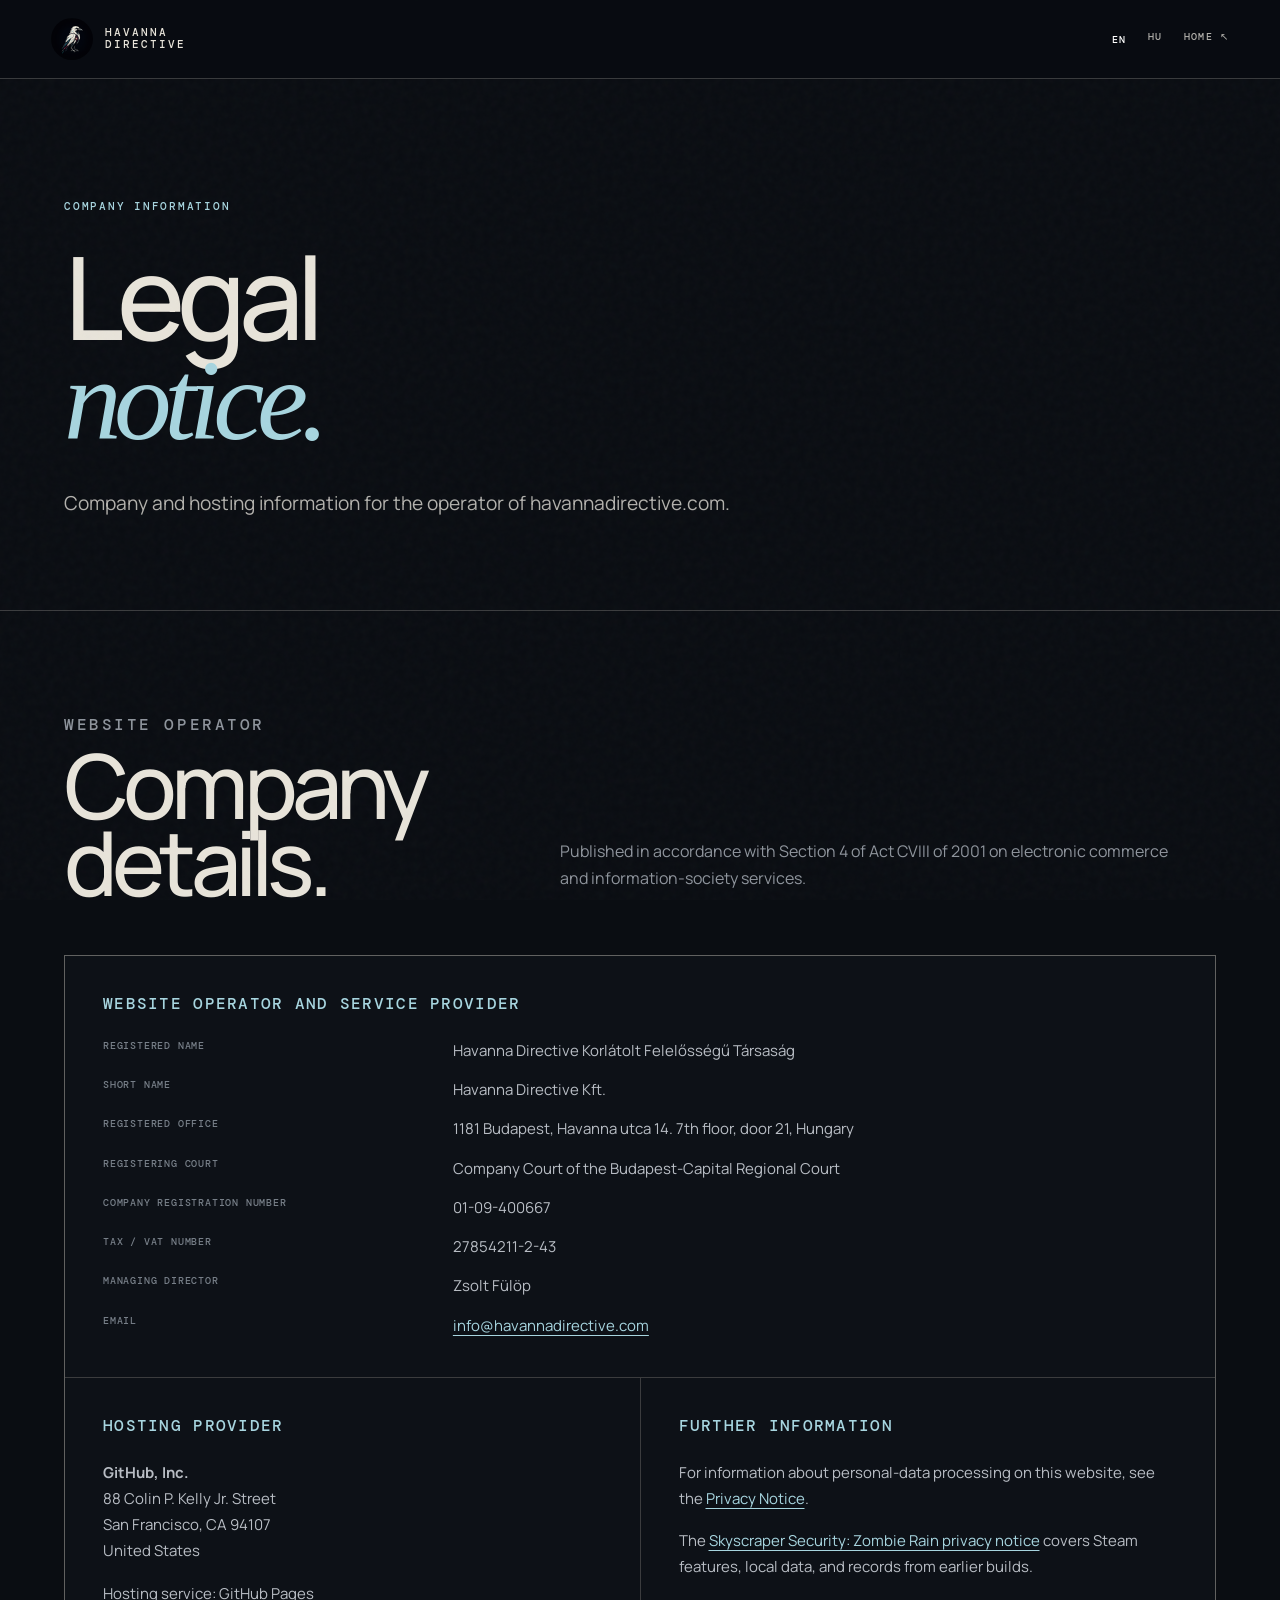
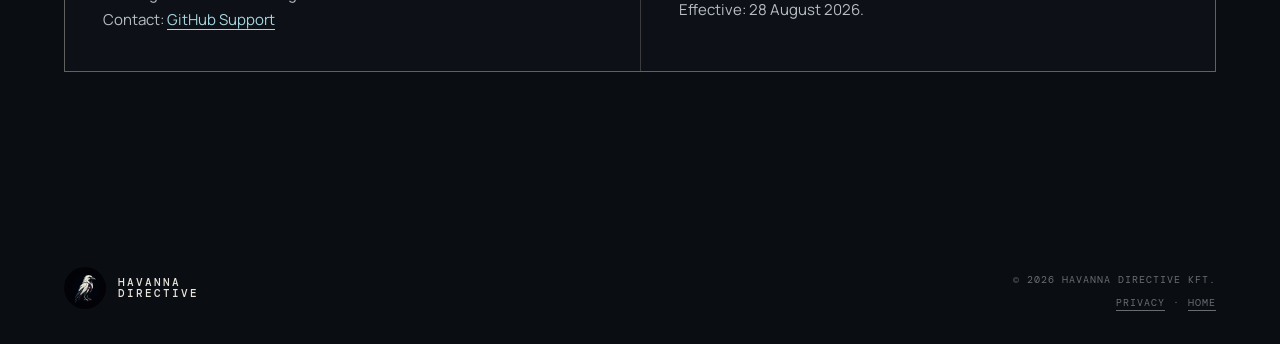
<file: legal/index.html>
<!doctype html>
<html lang="en">
<head>
  <meta charset="utf-8">
  <meta name="viewport" content="width=device-width, initial-scale=1">
  <meta name="description" content="Legal notice and company information for Havanna Directive Kft.">
  <meta name="theme-color" content="#090c12">
  <title>Legal Notice — Havanna Directive</title>
  <link rel="icon" href="../assets/crow-favicon.png" type="image/png">
  <link rel="alternate" hreflang="en" href="https://havannadirective.com/legal/">
  <link rel="alternate" hreflang="hu" href="https://havannadirective.com/hu/impresszum/">
  <link rel="alternate" hreflang="x-default" href="https://havannadirective.com/legal/">
  <link rel="preconnect" href="https://fonts.googleapis.com">
  <link rel="preconnect" href="https://fonts.gstatic.com" crossorigin>
  <link href="https://fonts.googleapis.com/css2?family=DM+Mono:wght@400;500&amp;family=Manrope:wght@400;500;600;700&amp;display=swap" rel="stylesheet">
  <link rel="stylesheet" href="../styles.css?v=20260828-2">
</head>
<body>
  <div class="noise" aria-hidden="true"></div>
  <header class="document-header">
    <a class="brand" href="../" aria-label="Havanna Directive home">
      <img class="brand-crow" src="../assets/crow-favicon.png" alt="">
      <span>HAVANNA<br>DIRECTIVE</span>
    </a>
    <div class="document-tools" aria-label="Page navigation">
      <span aria-current="page">EN</span>
      <a href="../hu/impresszum/" lang="hu" hreflang="hu">HU</a>
      <a href="../"><span class="document-home-label">Home </span>↖</a>
    </div>
  </header>

  <main class="document-main">
    <section class="document-hero" aria-labelledby="legal-title">
      <p class="eyebrow">Company information</p>
      <h1 id="legal-title">Legal<br><em>notice.</em></h1>
      <p class="document-intro">Company and hosting information for the operator of havannadirective.com.</p>
    </section>

    <section class="document-language document-language-single" aria-labelledby="details-title">
      <div class="document-language-heading">
        <div>
          <p class="section-label">Website operator</p>
          <h2 id="details-title">Company<br>details.</h2>
        </div>
        <p>Published in accordance with Section 4 of Act CVIII of 2001 on electronic commerce and information-society services.</p>
      </div>

      <div class="document-grid">
        <article class="document-card wide">
          <h3>Website operator and service provider</h3>
          <dl>
            <dt>Registered name</dt>
            <dd>Havanna Directive Korlátolt Felelősségű Társaság</dd>
            <dt>Short name</dt>
            <dd>Havanna Directive Kft.</dd>
            <dt>Registered office</dt>
            <dd>1181 Budapest, Havanna utca 14. 7th floor, door 21, Hungary</dd>
            <dt>Registering court</dt>
            <dd>Company Court of the Budapest-Capital Regional Court</dd>
            <dt>Company registration number</dt>
            <dd>01-09-400667</dd>
            <dt>Tax / VAT number</dt>
            <dd>27854211-2-43</dd>
            <dt>Managing director</dt>
            <dd>Zsolt Fülöp</dd>
            <dt>Email</dt>
            <dd><a href="mailto:info@havannadirective.com">info@havannadirective.com</a></dd>
          </dl>
        </article>

        <article class="document-card">
          <h3>Hosting provider</h3>
          <p><strong>GitHub, Inc.</strong><br>88 Colin P. Kelly Jr. Street<br>San Francisco, CA 94107<br>United States</p>
          <p>Hosting service: GitHub Pages<br>Contact: <a href="https://support.github.com/contact" target="_blank" rel="noopener">GitHub Support</a></p>
        </article>

        <article class="document-card">
          <h3>Further information</h3>
          <p>For information about personal-data processing on this website, see the <a href="../privacy/">Privacy Notice</a>.</p>
          <p>The <a href="../sszr/privacy/">Skyscraper Security: Zombie Rain privacy notice</a> covers Steam features, local data, and records from earlier builds.</p>
          <p>Effective: 28 August 2026.</p>
        </article>
      </div>
    </section>
  </main>

  <footer>
    <a class="brand footer-brand" href="../">
      <img class="brand-crow" src="../assets/crow-favicon.png" alt="">
      <span>HAVANNA<br>DIRECTIVE</span>
    </a>
    <div class="footer-meta">
      <p>© 2026 Havanna Directive Kft.</p>
      <p class="footer-links"><a href="../privacy/">Privacy</a><span aria-hidden="true">·</span><a href="../">Home</a></p>
    </div>
  </footer>
</body>
</html>
</file>
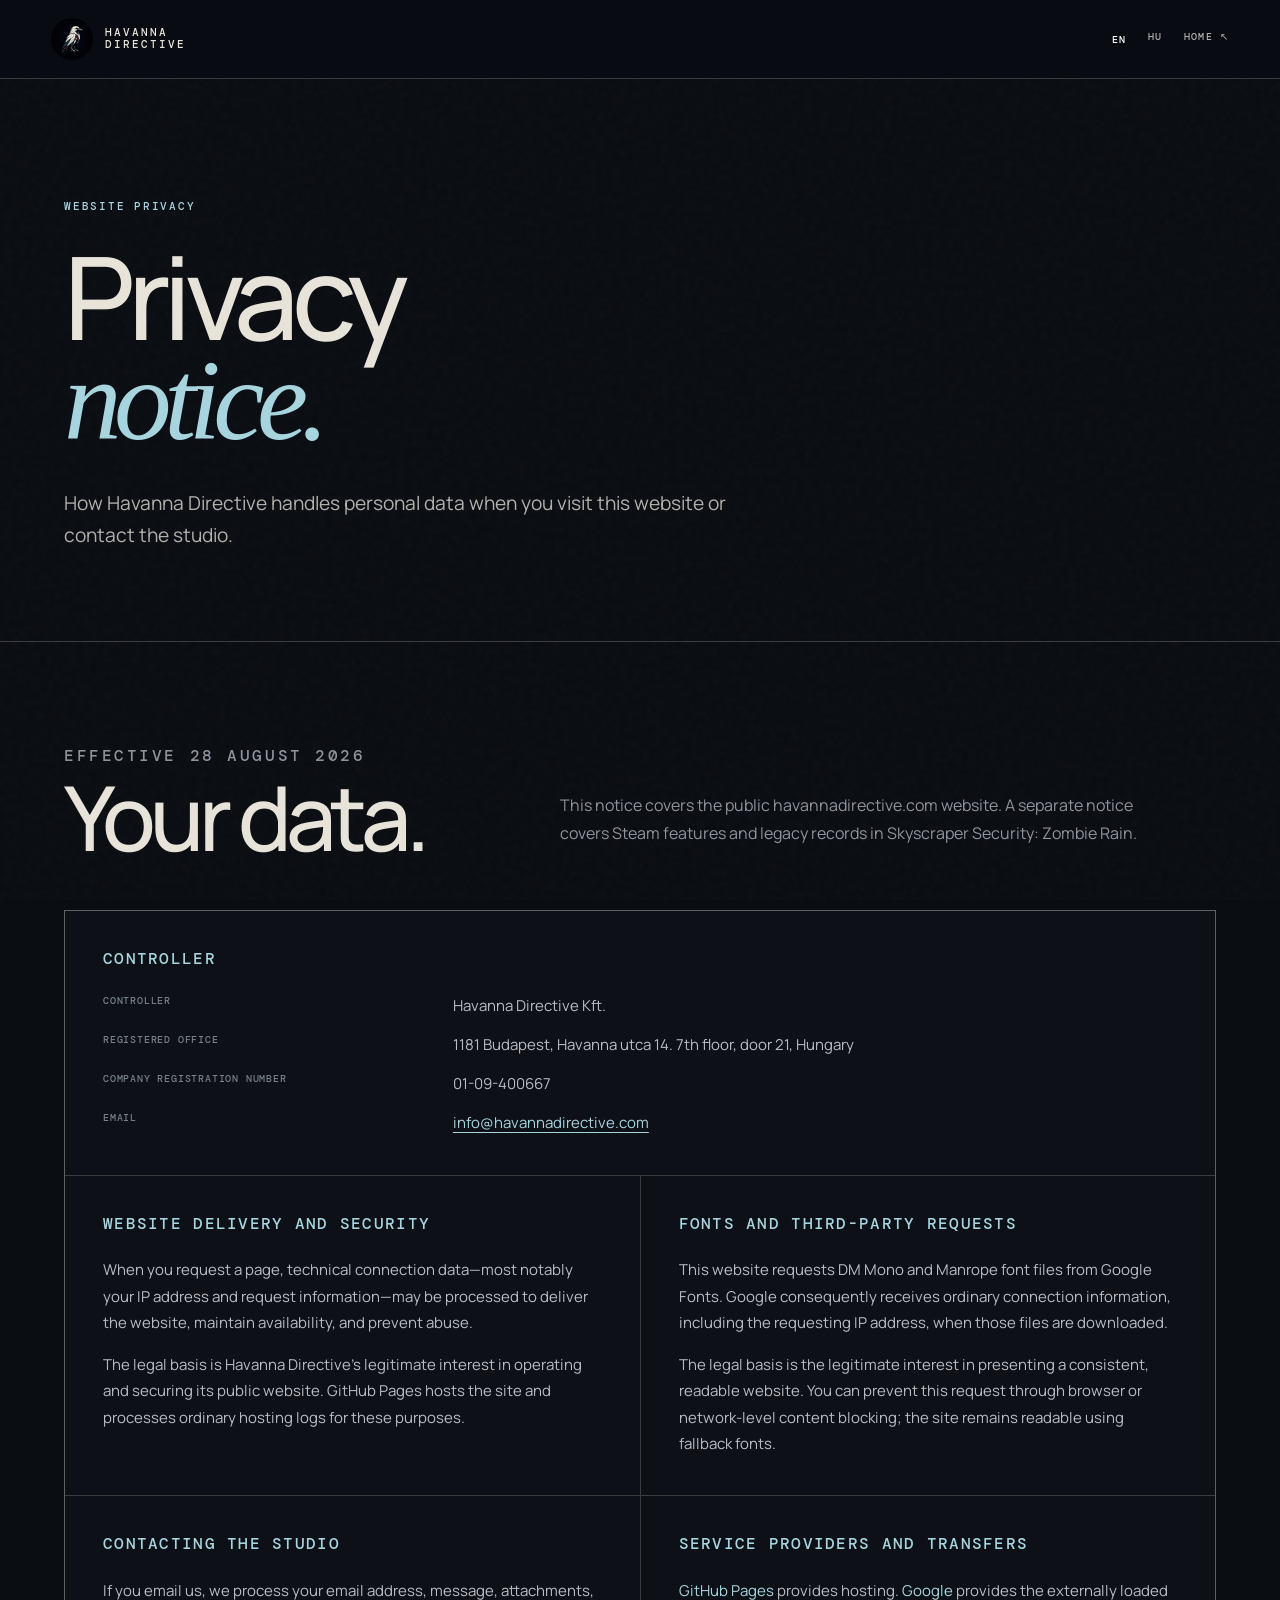
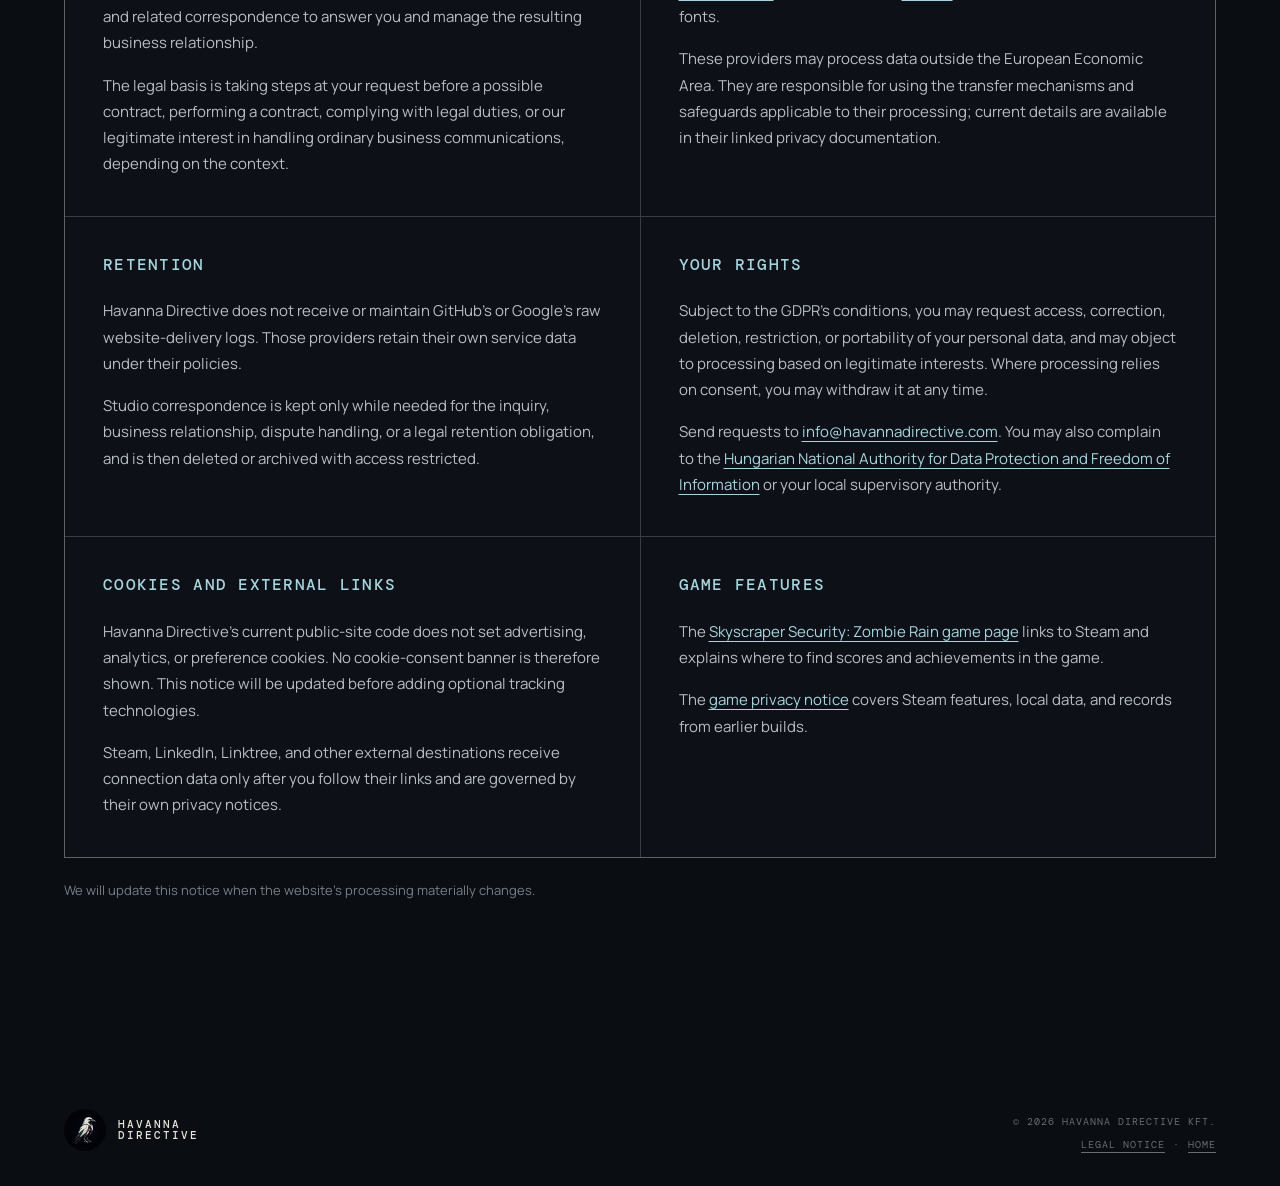
<file: privacy/index.html>
<!doctype html>
<html lang="en">
<head>
  <meta charset="utf-8">
  <meta name="viewport" content="width=device-width, initial-scale=1">
  <meta name="description" content="Website privacy notice for Havanna Directive Kft.">
  <meta name="theme-color" content="#090c12">
  <title>Privacy Notice — Havanna Directive</title>
  <link rel="icon" href="../assets/crow-favicon.png" type="image/png">
  <link rel="alternate" hreflang="en" href="https://havannadirective.com/privacy/">
  <link rel="alternate" hreflang="hu" href="https://havannadirective.com/hu/adatvedelem/">
  <link rel="alternate" hreflang="x-default" href="https://havannadirective.com/privacy/">
  <link rel="preconnect" href="https://fonts.googleapis.com">
  <link rel="preconnect" href="https://fonts.gstatic.com" crossorigin>
  <link href="https://fonts.googleapis.com/css2?family=DM+Mono:wght@400;500&amp;family=Manrope:wght@400;500;600;700&amp;display=swap" rel="stylesheet">
  <link rel="stylesheet" href="../styles.css?v=20260828-2">
</head>
<body>
  <div class="noise" aria-hidden="true"></div>
  <header class="document-header">
    <a class="brand" href="../" aria-label="Havanna Directive home">
      <img class="brand-crow" src="../assets/crow-favicon.png" alt="">
      <span>HAVANNA<br>DIRECTIVE</span>
    </a>
    <div class="document-tools" aria-label="Page navigation">
      <span aria-current="page">EN</span>
      <a href="../hu/adatvedelem/" lang="hu" hreflang="hu">HU</a>
      <a href="../"><span class="document-home-label">Home </span>↖</a>
    </div>
  </header>

  <main class="document-main">
    <section class="document-hero" aria-labelledby="privacy-title">
      <p class="eyebrow">Website privacy</p>
      <h1 id="privacy-title">Privacy<br><em>notice.</em></h1>
      <p class="document-intro">How Havanna Directive handles personal data when you visit this website or contact the studio.</p>
    </section>

    <section class="document-language document-language-single" aria-labelledby="details-title">
      <div class="document-language-heading">
        <div>
          <p class="section-label">Effective 28 August 2026</p>
          <h2 id="details-title">Your data.</h2>
        </div>
        <p>This notice covers the public havannadirective.com website. A separate notice covers Steam features and legacy records in Skyscraper Security: Zombie Rain.</p>
      </div>

      <div class="document-grid">
        <article class="document-card wide">
          <h3>Controller</h3>
          <dl>
            <dt>Controller</dt>
            <dd>Havanna Directive Kft.</dd>
            <dt>Registered office</dt>
            <dd>1181 Budapest, Havanna utca 14. 7th floor, door 21, Hungary</dd>
            <dt>Company registration number</dt>
            <dd>01-09-400667</dd>
            <dt>Email</dt>
            <dd><a href="mailto:info@havannadirective.com">info@havannadirective.com</a></dd>
          </dl>
        </article>

        <article class="document-card">
          <h3>Website delivery and security</h3>
          <p>When you request a page, technical connection data—most notably your IP address and request information—may be processed to deliver the website, maintain availability, and prevent abuse.</p>
          <p>The legal basis is Havanna Directive’s legitimate interest in operating and securing its public website. GitHub Pages hosts the site and processes ordinary hosting logs for these purposes.</p>
        </article>

        <article class="document-card">
          <h3>Fonts and third-party requests</h3>
          <p>This website requests DM Mono and Manrope font files from Google Fonts. Google consequently receives ordinary connection information, including the requesting IP address, when those files are downloaded.</p>
          <p>The legal basis is the legitimate interest in presenting a consistent, readable website. You can prevent this request through browser or network-level content blocking; the site remains readable using fallback fonts.</p>
        </article>

        <article class="document-card">
          <h3>Contacting the studio</h3>
          <p>If you email us, we process your email address, message, attachments, and related correspondence to answer you and manage the resulting business relationship.</p>
          <p>The legal basis is taking steps at your request before a possible contract, performing a contract, complying with legal duties, or our legitimate interest in handling ordinary business communications, depending on the context.</p>
        </article>

        <article class="document-card">
          <h3>Service providers and transfers</h3>
          <p><a href="https://docs.github.com/en/pages/getting-started-with-github-pages/what-is-github-pages" target="_blank" rel="noopener">GitHub Pages</a> provides hosting. <a href="https://policies.google.com/privacy" target="_blank" rel="noopener">Google</a> provides the externally loaded fonts.</p>
          <p>These providers may process data outside the European Economic Area. They are responsible for using the transfer mechanisms and safeguards applicable to their processing; current details are available in their linked privacy documentation.</p>
        </article>

        <article class="document-card">
          <h3>Retention</h3>
          <p>Havanna Directive does not receive or maintain GitHub’s or Google’s raw website-delivery logs. Those providers retain their own service data under their policies.</p>
          <p>Studio correspondence is kept only while needed for the inquiry, business relationship, dispute handling, or a legal retention obligation, and is then deleted or archived with access restricted.</p>
        </article>

        <article class="document-card">
          <h3>Your rights</h3>
          <p>Subject to the GDPR’s conditions, you may request access, correction, deletion, restriction, or portability of your personal data, and may object to processing based on legitimate interests. Where processing relies on consent, you may withdraw it at any time.</p>
          <p>Send requests to <a href="mailto:info@havannadirective.com">info@havannadirective.com</a>. You may also complain to the <a href="https://www.naih.hu/" target="_blank" rel="noopener">Hungarian National Authority for Data Protection and Freedom of Information</a> or your local supervisory authority.</p>
        </article>

        <article class="document-card">
          <h3>Cookies and external links</h3>
          <p>Havanna Directive’s current public-site code does not set advertising, analytics, or preference cookies. No cookie-consent banner is therefore shown. This notice will be updated before adding optional tracking technologies.</p>
          <p>Steam, LinkedIn, Linktree, and other external destinations receive connection data only after you follow their links and are governed by their own privacy notices.</p>
        </article>

        <article class="document-card">
          <h3>Game features</h3>
          <p>The <a href="../sszr/">Skyscraper Security: Zombie Rain game page</a> links to Steam and explains where to find scores and achievements in the game.</p>
          <p>The <a href="../sszr/privacy/">game privacy notice</a> covers Steam features, local data, and records from earlier builds.</p>
        </article>
      </div>
      <p class="document-note">We will update this notice when the website’s processing materially changes.</p>
    </section>
  </main>

  <footer>
    <a class="brand footer-brand" href="../">
      <img class="brand-crow" src="../assets/crow-favicon.png" alt="">
      <span>HAVANNA<br>DIRECTIVE</span>
    </a>
    <div class="footer-meta">
      <p>© 2026 Havanna Directive Kft.</p>
      <p class="footer-links"><a href="../legal/">Legal notice</a><span aria-hidden="true">·</span><a href="../">Home</a></p>
    </div>
  </footer>
</body>
</html>
</file>
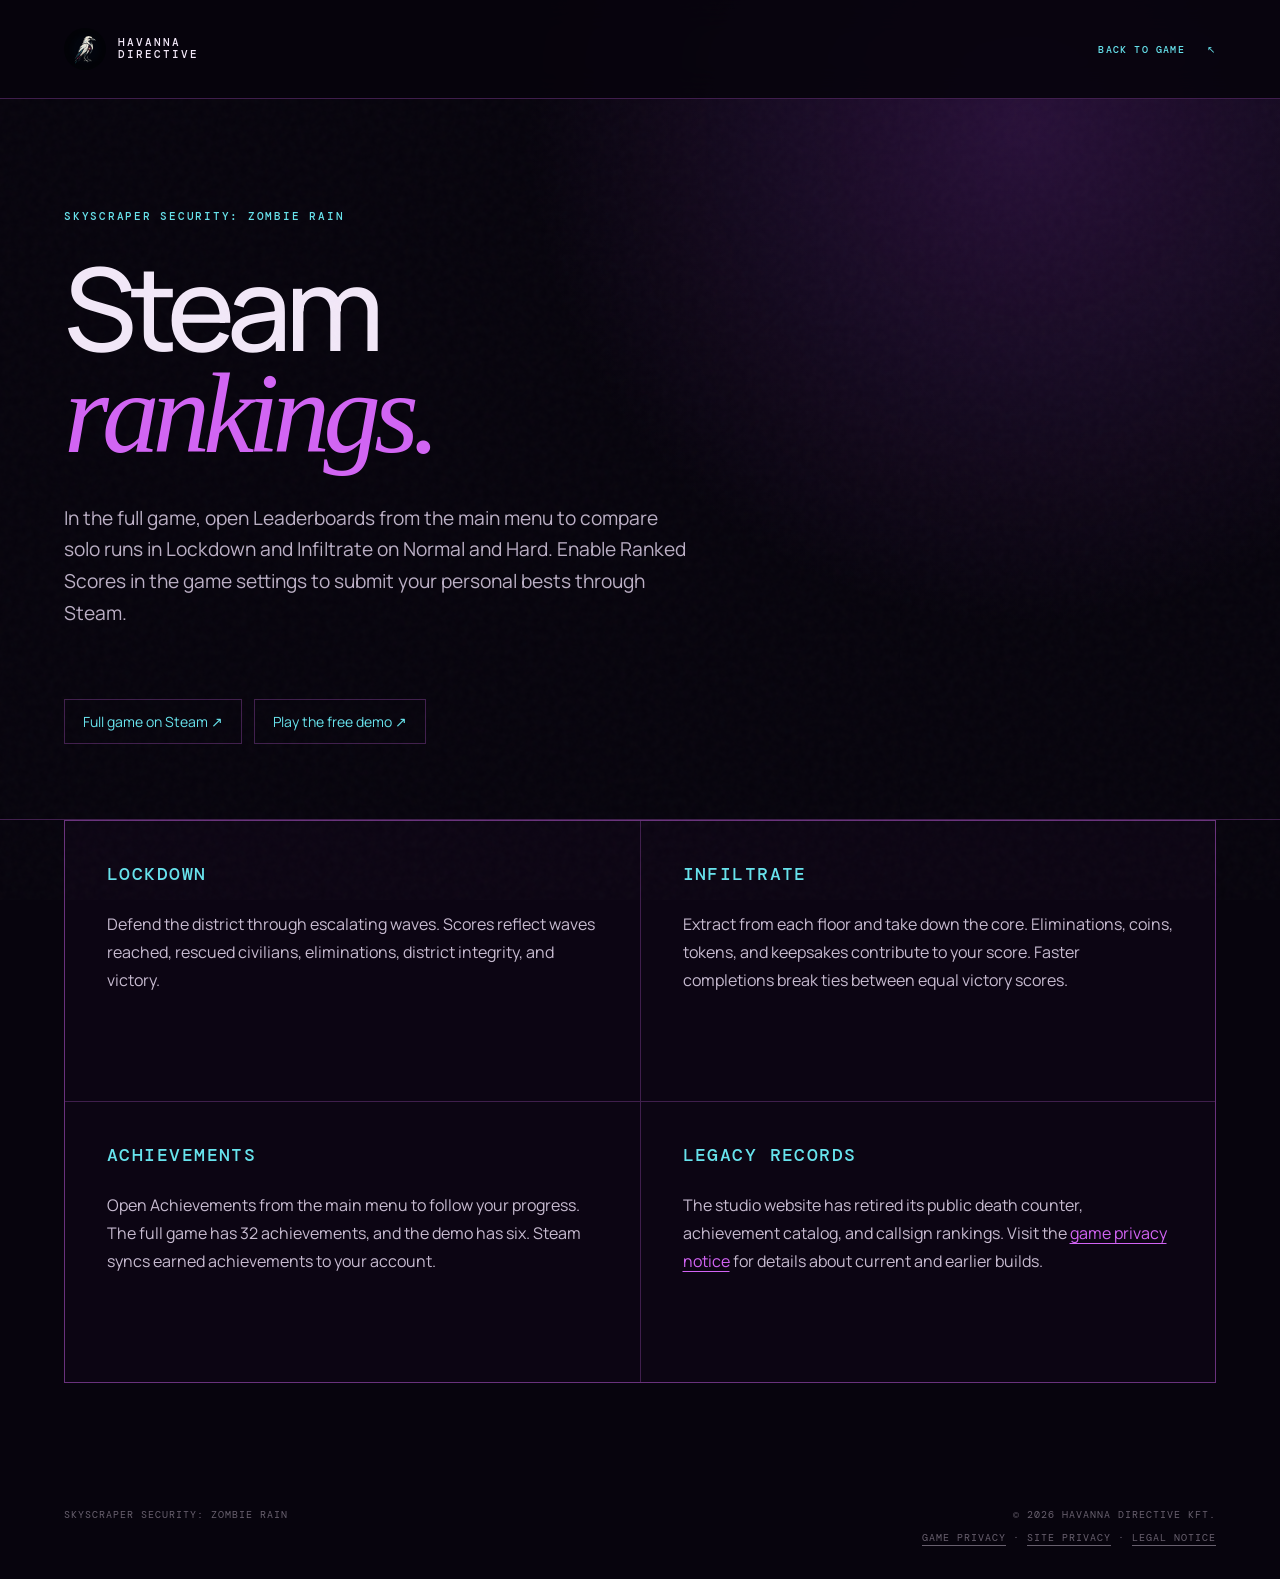
<file: sszr/index.html>
<!doctype html>
<html lang="en">
<head>
  <meta charset="utf-8">
  <meta name="viewport" content="width=device-width, initial-scale=1">
  <meta name="description" content="Steam achievements and solo rankings for Skyscraper Security: Zombie Rain.">
  <meta name="theme-color" content="#07040d">
  <meta property="og:title" content="Skyscraper Security: Zombie Rain — Steam Rankings">
  <meta property="og:description" content="Compare solo Lockdown and Infiltrate runs and track achievements on Steam.">
  <meta property="og:image" content="https://havannadirective.com/assets/zombie-rain-coop.png">
  <meta property="og:url" content="https://havannadirective.com/sszr/">
  <meta property="og:type" content="website">
  <title>Steam Rankings — Skyscraper Security: Zombie Rain</title>
  <link rel="icon" href="../assets/crow-favicon.png" type="image/png">
  <link rel="preconnect" href="https://fonts.googleapis.com">
  <link rel="preconnect" href="https://fonts.gstatic.com" crossorigin>
  <link href="https://fonts.googleapis.com/css2?family=DM+Mono:wght@400;500&amp;family=Manrope:wght@400;500;600;700&amp;display=swap" rel="stylesheet">
  <link rel="stylesheet" href="styles.css?v=20261121-1">
</head>
<body>
  <div class="noise" aria-hidden="true"></div>
  <header>
    <a class="brand" href="../" aria-label="Back to Havanna Directive">
      <img src="../assets/crow-favicon.png" alt="">
      <span>HAVANNA<br>DIRECTIVE</span>
    </a>
    <a class="back-link" href="../#zombie-rain">Back to game <span>↖</span></a>
  </header>

  <main class="policy-page">
    <section class="policy-hero" aria-labelledby="page-title">
      <p class="eyebrow">Skyscraper Security: Zombie Rain</p>
      <h1 id="page-title">Steam<br><em>rankings.</em></h1>
      <p class="intro">In the full game, open Leaderboards from the main menu to compare solo runs in Lockdown and Infiltrate on Normal and Hard. Enable Ranked Scores in the game settings to submit your personal bests through Steam.</p>
      <nav class="steam-links" aria-label="Steam store pages">
        <a href="https://store.steampowered.com/app/4262250/">Full game on Steam ↗</a>
        <a href="https://store.steampowered.com/app/5153150/">Play the free demo ↗</a>
      </nav>
    </section>
    <section class="policy-grid" aria-label="Rankings and achievements">
      <article>
        <h2>Lockdown</h2>
        <p>Defend the district through escalating waves. Scores reflect waves reached, rescued civilians, eliminations, district integrity, and victory.</p>
      </article>
      <article>
        <h2>Infiltrate</h2>
        <p>Extract from each floor and take down the core. Eliminations, coins, tokens, and keepsakes contribute to your score. Faster completions break ties between equal victory scores.</p>
      </article>
      <article>
        <h2>Achievements</h2>
        <p>Open Achievements from the main menu to follow your progress. The full game has 32 achievements, and the demo has six. Steam syncs earned achievements to your account.</p>
      </article>
      <article>
        <h2>Legacy records</h2>
        <p>The studio website has retired its public death counter, achievement catalog, and callsign rankings. Visit the <a href="privacy/">game privacy notice</a> for details about current and earlier builds.</p>
      </article>
    </section>
  </main>

  <footer>
    <p>Skyscraper Security: Zombie Rain</p>
    <div class="footer-meta">
      <p>© 2026 Havanna Directive Kft.</p>
      <p><a href="privacy/">Game privacy</a> · <a href="../privacy/">Site privacy</a> · <a href="../legal/">Legal notice</a></p>
    </div>
  </footer>

</body>
</html>
</file>
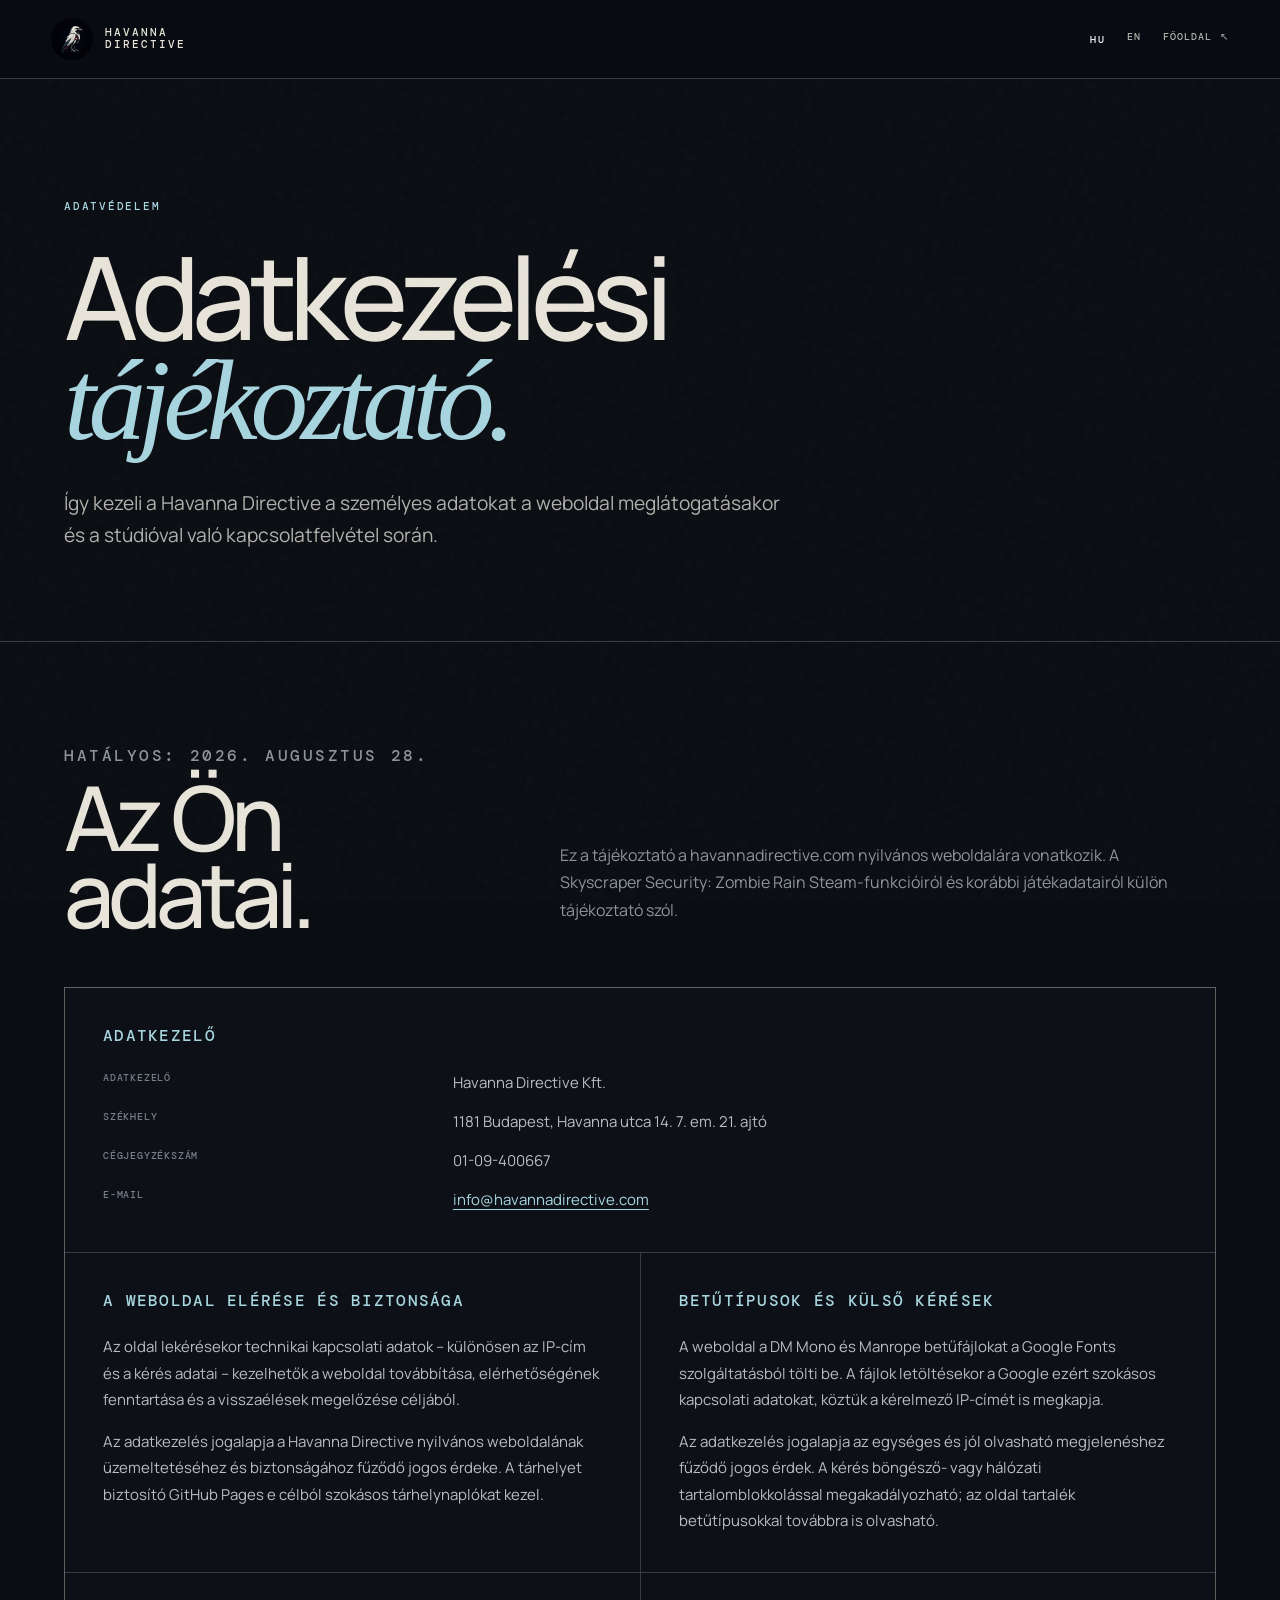
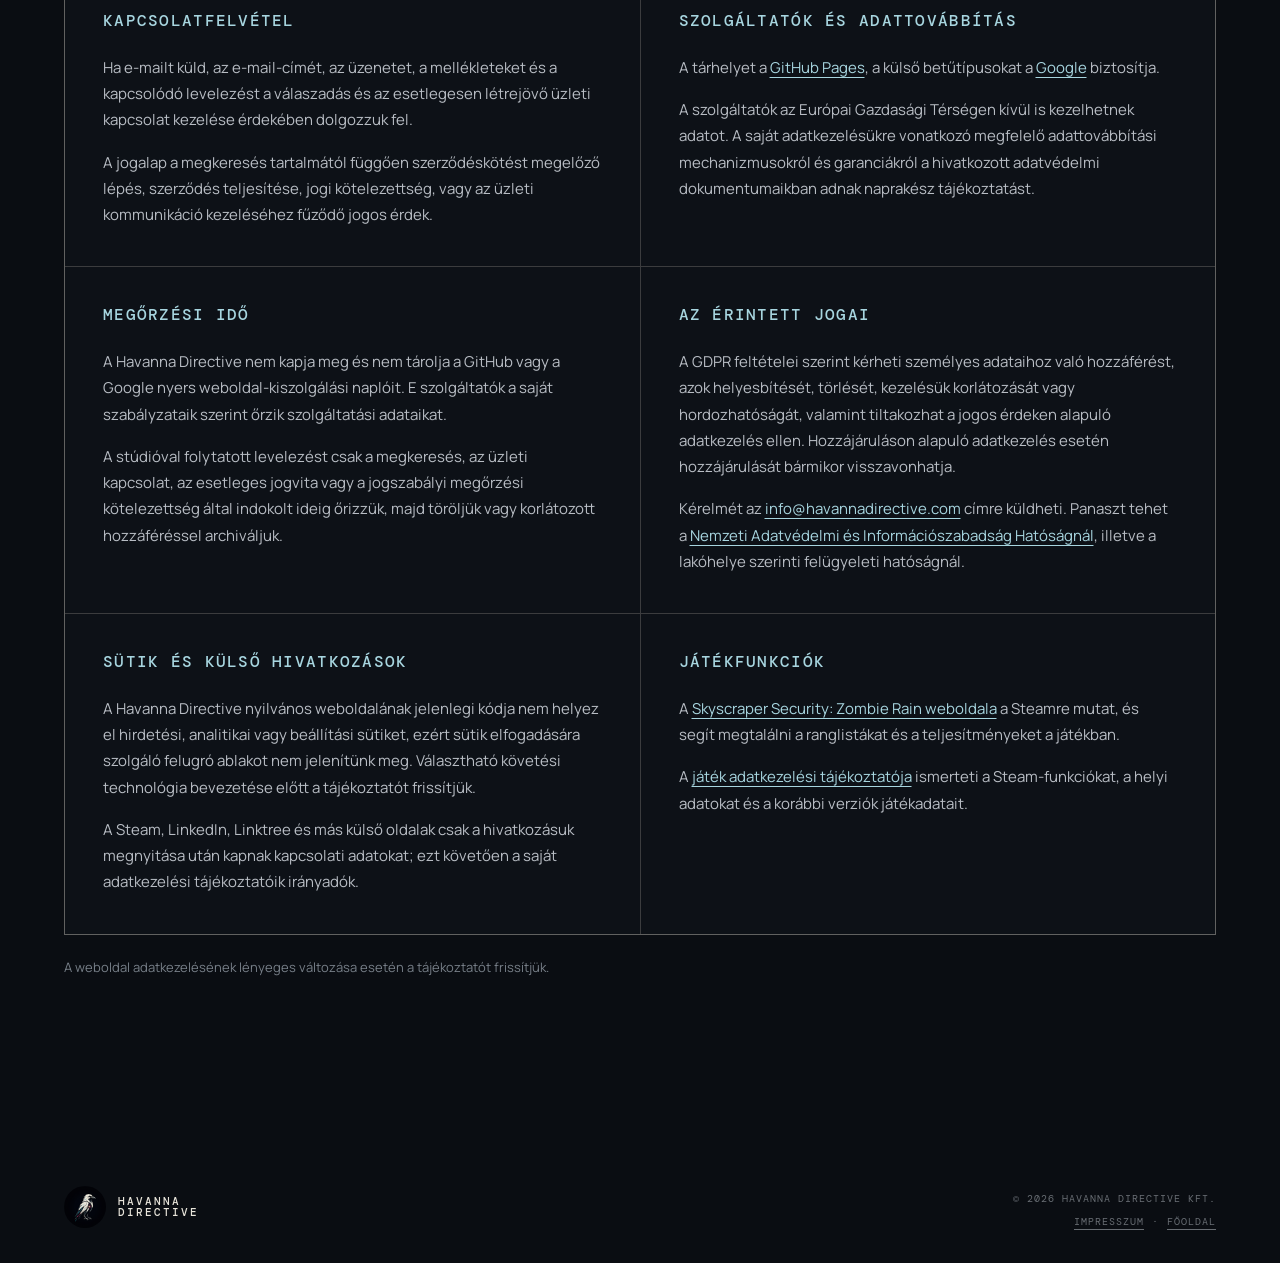
<file: hu/adatvedelem/index.html>
<!doctype html>
<html lang="hu">
<head>
  <meta charset="utf-8">
  <meta name="viewport" content="width=device-width, initial-scale=1">
  <meta name="description" content="A Havanna Directive Kft. weboldalának adatkezelési tájékoztatója.">
  <meta name="theme-color" content="#090c12">
  <title>Adatkezelési tájékoztató — Havanna Directive</title>
  <link rel="icon" href="../../assets/crow-favicon.png" type="image/png">
  <link rel="alternate" hreflang="en" href="https://havannadirective.com/privacy/">
  <link rel="alternate" hreflang="hu" href="https://havannadirective.com/hu/adatvedelem/">
  <link rel="alternate" hreflang="x-default" href="https://havannadirective.com/privacy/">
  <link rel="preconnect" href="https://fonts.googleapis.com">
  <link rel="preconnect" href="https://fonts.gstatic.com" crossorigin>
  <link href="https://fonts.googleapis.com/css2?family=DM+Mono:wght@400;500&amp;family=Manrope:wght@400;500;600;700&amp;display=swap" rel="stylesheet">
  <link rel="stylesheet" href="../../styles.css?v=20260828-2">
</head>
<body>
  <div class="noise" aria-hidden="true"></div>
  <header class="document-header">
    <a class="brand" href="../../" aria-label="Havanna Directive főoldal">
      <img class="brand-crow" src="../../assets/crow-favicon.png" alt="">
      <span>HAVANNA<br>DIRECTIVE</span>
    </a>
    <div class="document-tools" aria-label="Oldalnavigáció">
      <span aria-current="page">HU</span>
      <a href="../../privacy/" lang="en" hreflang="en">EN</a>
      <a href="../../"><span class="document-home-label">Főoldal </span>↖</a>
    </div>
  </header>

  <main class="document-main">
    <section class="document-hero" aria-labelledby="privacy-title">
      <p class="eyebrow">Adatvédelem</p>
      <h1 id="privacy-title">Adatkezelési<br><em>tájékoztató.</em></h1>
      <p class="document-intro">Így kezeli a Havanna Directive a személyes adatokat a weboldal meglátogatásakor és a stúdióval való kapcsolatfelvétel során.</p>
    </section>

    <section class="document-language document-language-single" aria-labelledby="details-title">
      <div class="document-language-heading">
        <div>
          <p class="section-label">Hatályos: 2026. augusztus 28.</p>
          <h2 id="details-title">Az Ön adatai.</h2>
        </div>
        <p>Ez a tájékoztató a havannadirective.com nyilvános weboldalára vonatkozik. A Skyscraper Security: Zombie Rain Steam-funkcióiról és korábbi játékadatairól külön tájékoztató szól.</p>
      </div>

      <div class="document-grid">
        <article class="document-card wide">
          <h3>Adatkezelő</h3>
          <dl>
            <dt>Adatkezelő</dt>
            <dd>Havanna Directive Kft.</dd>
            <dt>Székhely</dt>
            <dd>1181 Budapest, Havanna utca 14. 7. em. 21. ajtó</dd>
            <dt>Cégjegyzékszám</dt>
            <dd>01-09-400667</dd>
            <dt>E-mail</dt>
            <dd><a href="mailto:info@havannadirective.com">info@havannadirective.com</a></dd>
          </dl>
        </article>

        <article class="document-card">
          <h3>A weboldal elérése és biztonsága</h3>
          <p>Az oldal lekérésekor technikai kapcsolati adatok – különösen az IP-cím és a kérés adatai – kezelhetők a weboldal továbbítása, elérhetőségének fenntartása és a visszaélések megelőzése céljából.</p>
          <p>Az adatkezelés jogalapja a Havanna Directive nyilvános weboldalának üzemeltetéséhez és biztonságához fűződő jogos érdeke. A tárhelyet biztosító GitHub Pages e célból szokásos tárhelynaplókat kezel.</p>
        </article>

        <article class="document-card">
          <h3>Betűtípusok és külső kérések</h3>
          <p>A weboldal a DM Mono és Manrope betűfájlokat a Google Fonts szolgáltatásból tölti be. A fájlok letöltésekor a Google ezért szokásos kapcsolati adatokat, köztük a kérelmező IP-címét is megkapja.</p>
          <p>Az adatkezelés jogalapja az egységes és jól olvasható megjelenéshez fűződő jogos érdek. A kérés böngésző- vagy hálózati tartalomblokkolással megakadályozható; az oldal tartalék betűtípusokkal továbbra is olvasható.</p>
        </article>

        <article class="document-card">
          <h3>Kapcsolatfelvétel</h3>
          <p>Ha e-mailt küld, az e-mail-címét, az üzenetet, a mellékleteket és a kapcsolódó levelezést a válaszadás és az esetlegesen létrejövő üzleti kapcsolat kezelése érdekében dolgozzuk fel.</p>
          <p>A jogalap a megkeresés tartalmától függően szerződéskötést megelőző lépés, szerződés teljesítése, jogi kötelezettség, vagy az üzleti kommunikáció kezeléséhez fűződő jogos érdek.</p>
        </article>

        <article class="document-card">
          <h3>Szolgáltatók és adattovábbítás</h3>
          <p>A tárhelyet a <a href="https://docs.github.com/en/pages/getting-started-with-github-pages/what-is-github-pages" target="_blank" rel="noopener">GitHub Pages</a>, a külső betűtípusokat a <a href="https://policies.google.com/privacy" target="_blank" rel="noopener">Google</a> biztosítja.</p>
          <p>A szolgáltatók az Európai Gazdasági Térségen kívül is kezelhetnek adatot. A saját adatkezelésükre vonatkozó megfelelő adattovábbítási mechanizmusokról és garanciákról a hivatkozott adatvédelmi dokumentumaikban adnak naprakész tájékoztatást.</p>
        </article>

        <article class="document-card">
          <h3>Megőrzési idő</h3>
          <p>A Havanna Directive nem kapja meg és nem tárolja a GitHub vagy a Google nyers weboldal-kiszolgálási naplóit. E szolgáltatók a saját szabályzataik szerint őrzik szolgáltatási adataikat.</p>
          <p>A stúdióval folytatott levelezést csak a megkeresés, az üzleti kapcsolat, az esetleges jogvita vagy a jogszabályi megőrzési kötelezettség által indokolt ideig őrizzük, majd töröljük vagy korlátozott hozzáféréssel archiváljuk.</p>
        </article>

        <article class="document-card">
          <h3>Az érintett jogai</h3>
          <p>A GDPR feltételei szerint kérheti személyes adataihoz való hozzáférést, azok helyesbítését, törlését, kezelésük korlátozását vagy hordozhatóságát, valamint tiltakozhat a jogos érdeken alapuló adatkezelés ellen. Hozzájáruláson alapuló adatkezelés esetén hozzájárulását bármikor visszavonhatja.</p>
          <p>Kérelmét az <a href="mailto:info@havannadirective.com">info@havannadirective.com</a> címre küldheti. Panaszt tehet a <a href="https://www.naih.hu/" target="_blank" rel="noopener">Nemzeti Adatvédelmi és Információszabadság Hatóságnál</a>, illetve a lakóhelye szerinti felügyeleti hatóságnál.</p>
        </article>

        <article class="document-card">
          <h3>Sütik és külső hivatkozások</h3>
          <p>A Havanna Directive nyilvános weboldalának jelenlegi kódja nem helyez el hirdetési, analitikai vagy beállítási sütiket, ezért sütik elfogadására szolgáló felugró ablakot nem jelenítünk meg. Választható követési technológia bevezetése előtt a tájékoztatót frissítjük.</p>
          <p>A Steam, LinkedIn, Linktree és más külső oldalak csak a hivatkozásuk megnyitása után kapnak kapcsolati adatokat; ezt követően a saját adatkezelési tájékoztatóik irányadók.</p>
        </article>

        <article class="document-card">
          <h3>Játékfunkciók</h3>
          <p>A <a href="../../sszr/">Skyscraper Security: Zombie Rain weboldala</a> a Steamre mutat, és segít megtalálni a ranglistákat és a teljesítményeket a játékban.</p>
          <p>A <a href="../../sszr/privacy/">játék adatkezelési tájékoztatója</a> ismerteti a Steam-funkciókat, a helyi adatokat és a korábbi verziók játékadatait.</p>
        </article>
      </div>
      <p class="document-note">A weboldal adatkezelésének lényeges változása esetén a tájékoztatót frissítjük.</p>
    </section>
  </main>

  <footer>
    <a class="brand footer-brand" href="../../">
      <img class="brand-crow" src="../../assets/crow-favicon.png" alt="">
      <span>HAVANNA<br>DIRECTIVE</span>
    </a>
    <div class="footer-meta">
      <p>© 2026 Havanna Directive Kft.</p>
      <p class="footer-links"><a href="../impresszum/">Impresszum</a><span aria-hidden="true">·</span><a href="../../">Főoldal</a></p>
    </div>
  </footer>
</body>
</html>
</file>
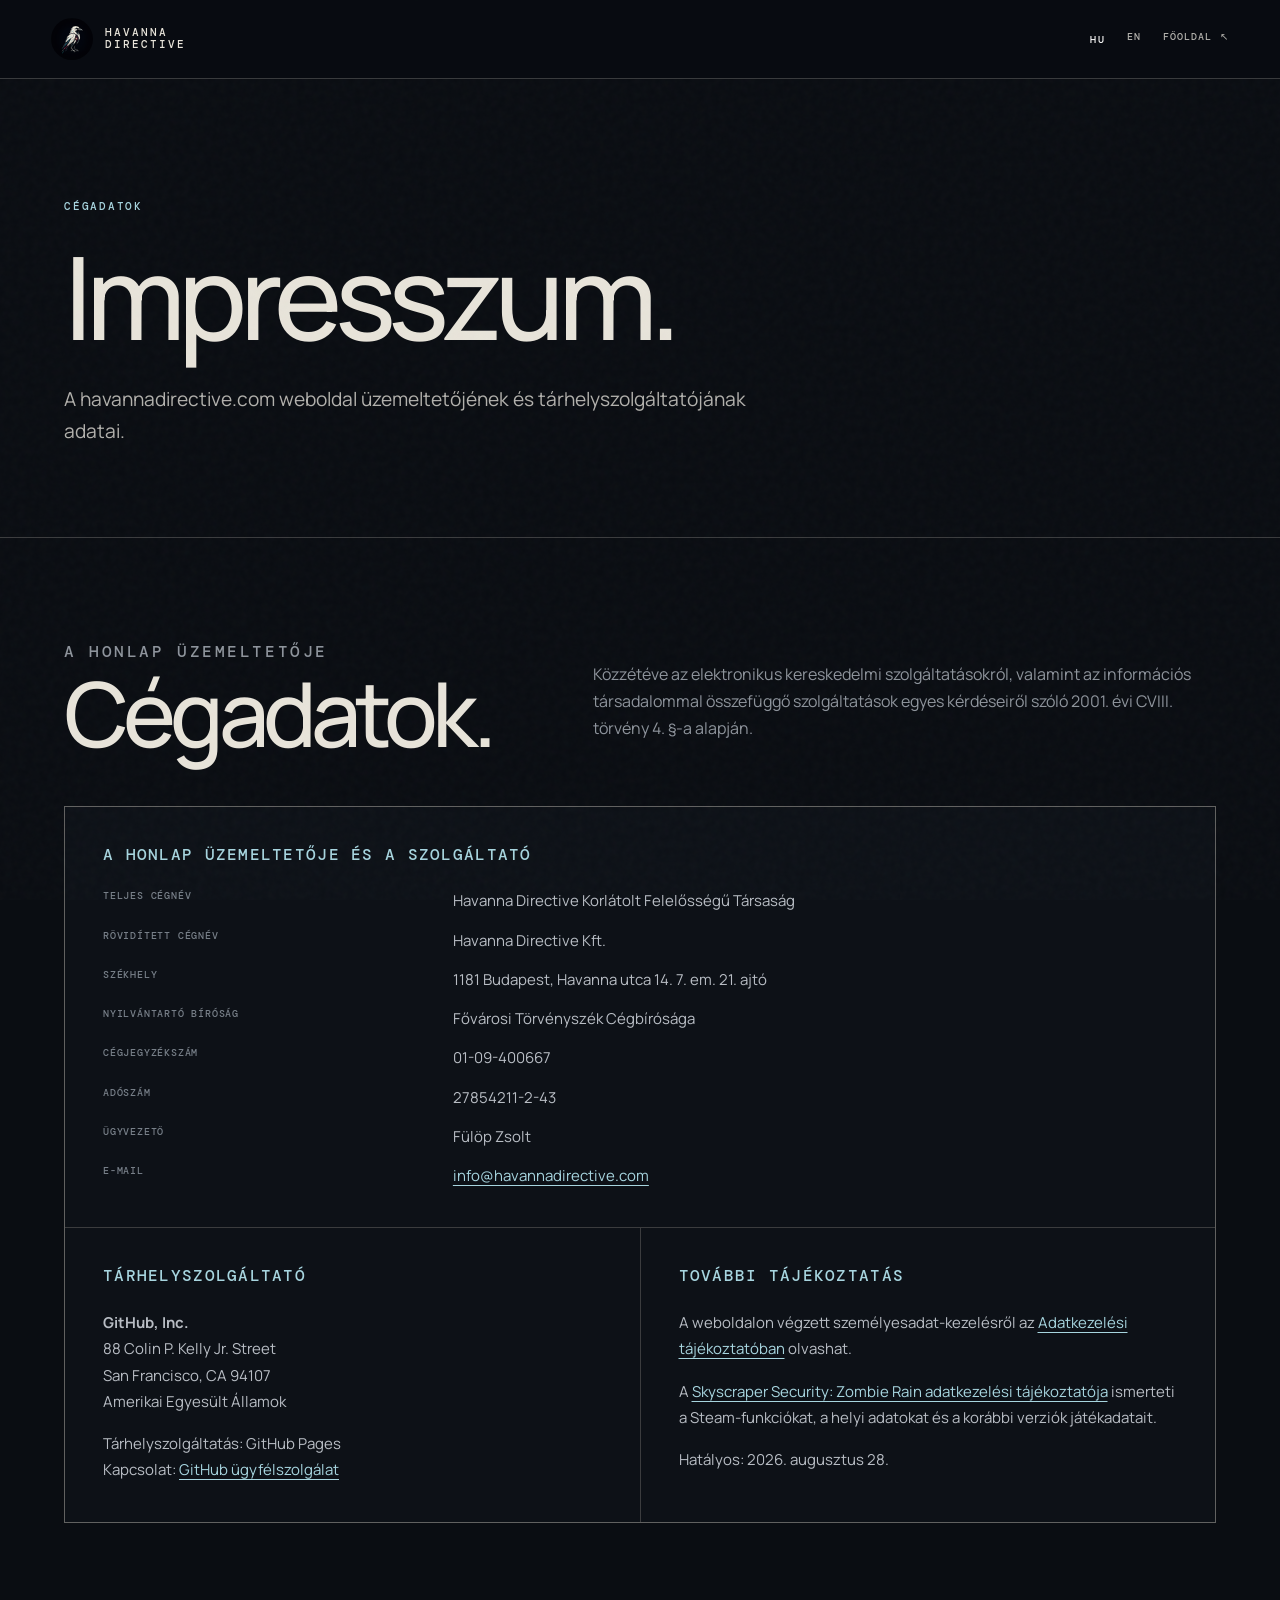
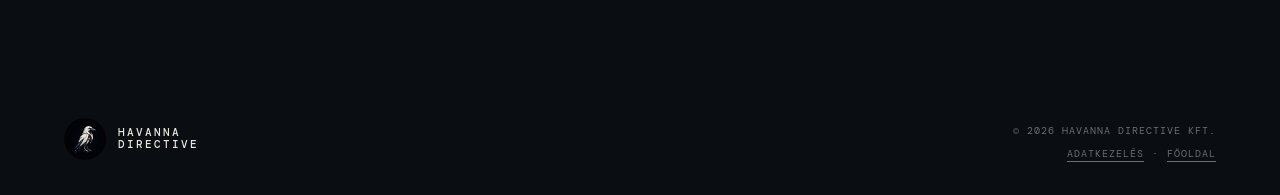
<file: hu/impresszum/index.html>
<!doctype html>
<html lang="hu">
<head>
  <meta charset="utf-8">
  <meta name="viewport" content="width=device-width, initial-scale=1">
  <meta name="description" content="A Havanna Directive Kft. impresszuma és cégadatai.">
  <meta name="theme-color" content="#090c12">
  <title>Impresszum — Havanna Directive</title>
  <link rel="icon" href="../../assets/crow-favicon.png" type="image/png">
  <link rel="alternate" hreflang="en" href="https://havannadirective.com/legal/">
  <link rel="alternate" hreflang="hu" href="https://havannadirective.com/hu/impresszum/">
  <link rel="alternate" hreflang="x-default" href="https://havannadirective.com/legal/">
  <link rel="preconnect" href="https://fonts.googleapis.com">
  <link rel="preconnect" href="https://fonts.gstatic.com" crossorigin>
  <link href="https://fonts.googleapis.com/css2?family=DM+Mono:wght@400;500&amp;family=Manrope:wght@400;500;600;700&amp;display=swap" rel="stylesheet">
  <link rel="stylesheet" href="../../styles.css?v=20260828-2">
</head>
<body>
  <div class="noise" aria-hidden="true"></div>
  <header class="document-header">
    <a class="brand" href="../../" aria-label="Havanna Directive főoldal">
      <img class="brand-crow" src="../../assets/crow-favicon.png" alt="">
      <span>HAVANNA<br>DIRECTIVE</span>
    </a>
    <div class="document-tools" aria-label="Oldalnavigáció">
      <span aria-current="page">HU</span>
      <a href="../../legal/" lang="en" hreflang="en">EN</a>
      <a href="../../"><span class="document-home-label">Főoldal </span>↖</a>
    </div>
  </header>

  <main class="document-main">
    <section class="document-hero" aria-labelledby="legal-title">
      <p class="eyebrow">Cégadatok</p>
      <h1 id="legal-title">Impresszum.</h1>
      <p class="document-intro">A havannadirective.com weboldal üzemeltetőjének és tárhelyszolgáltatójának adatai.</p>
    </section>

    <section class="document-language document-language-single" aria-labelledby="details-title">
      <div class="document-language-heading">
        <div>
          <p class="section-label">A honlap üzemeltetője</p>
          <h2 id="details-title">Cégadatok.</h2>
        </div>
        <p>Közzétéve az elektronikus kereskedelmi szolgáltatásokról, valamint az információs társadalommal összefüggő szolgáltatások egyes kérdéseiről szóló 2001. évi CVIII. törvény 4. §-a alapján.</p>
      </div>

      <div class="document-grid">
        <article class="document-card wide">
          <h3>A honlap üzemeltetője és a szolgáltató</h3>
          <dl>
            <dt>Teljes cégnév</dt>
            <dd>Havanna Directive Korlátolt Felelősségű Társaság</dd>
            <dt>Rövidített cégnév</dt>
            <dd>Havanna Directive Kft.</dd>
            <dt>Székhely</dt>
            <dd>1181 Budapest, Havanna utca 14. 7. em. 21. ajtó</dd>
            <dt>Nyilvántartó bíróság</dt>
            <dd>Fővárosi Törvényszék Cégbírósága</dd>
            <dt>Cégjegyzékszám</dt>
            <dd>01-09-400667</dd>
            <dt>Adószám</dt>
            <dd>27854211-2-43</dd>
            <dt>Ügyvezető</dt>
            <dd>Fülöp Zsolt</dd>
            <dt>E-mail</dt>
            <dd><a href="mailto:info@havannadirective.com">info@havannadirective.com</a></dd>
          </dl>
        </article>

        <article class="document-card">
          <h3>Tárhelyszolgáltató</h3>
          <p><strong>GitHub, Inc.</strong><br>88 Colin P. Kelly Jr. Street<br>San Francisco, CA 94107<br>Amerikai Egyesült Államok</p>
          <p>Tárhelyszolgáltatás: GitHub Pages<br>Kapcsolat: <a href="https://support.github.com/contact" target="_blank" rel="noopener">GitHub ügyfélszolgálat</a></p>
        </article>

        <article class="document-card">
          <h3>További tájékoztatás</h3>
          <p>A weboldalon végzett személyesadat-kezelésről az <a href="../adatvedelem/">Adatkezelési tájékoztatóban</a> olvashat.</p>
          <p>A <a href="../../sszr/privacy/">Skyscraper Security: Zombie Rain adatkezelési tájékoztatója</a> ismerteti a Steam-funkciókat, a helyi adatokat és a korábbi verziók játékadatait.</p>
          <p>Hatályos: 2026. augusztus 28.</p>
        </article>
      </div>
    </section>
  </main>

  <footer>
    <a class="brand footer-brand" href="../../">
      <img class="brand-crow" src="../../assets/crow-favicon.png" alt="">
      <span>HAVANNA<br>DIRECTIVE</span>
    </a>
    <div class="footer-meta">
      <p>© 2026 Havanna Directive Kft.</p>
      <p class="footer-links"><a href="../adatvedelem/">Adatkezelés</a><span aria-hidden="true">·</span><a href="../../">Főoldal</a></p>
    </div>
  </footer>
</body>
</html>
</file>
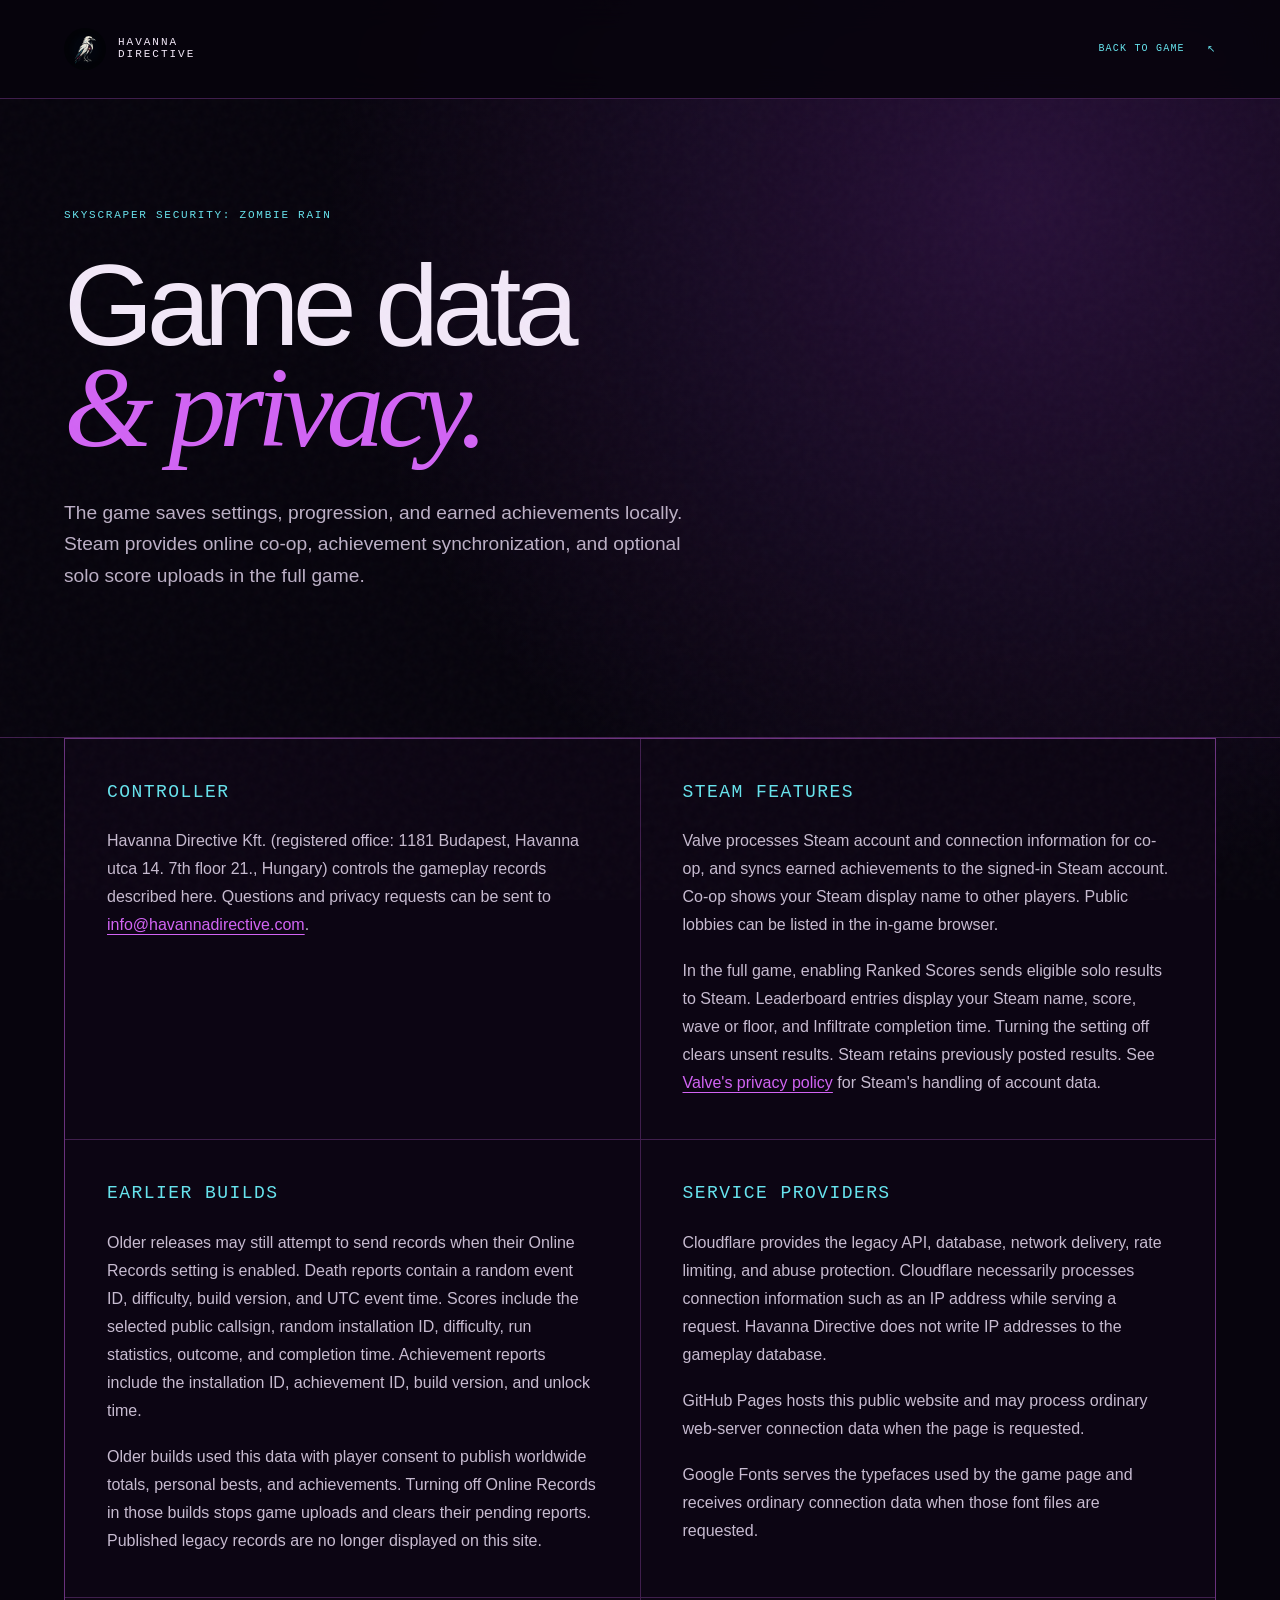
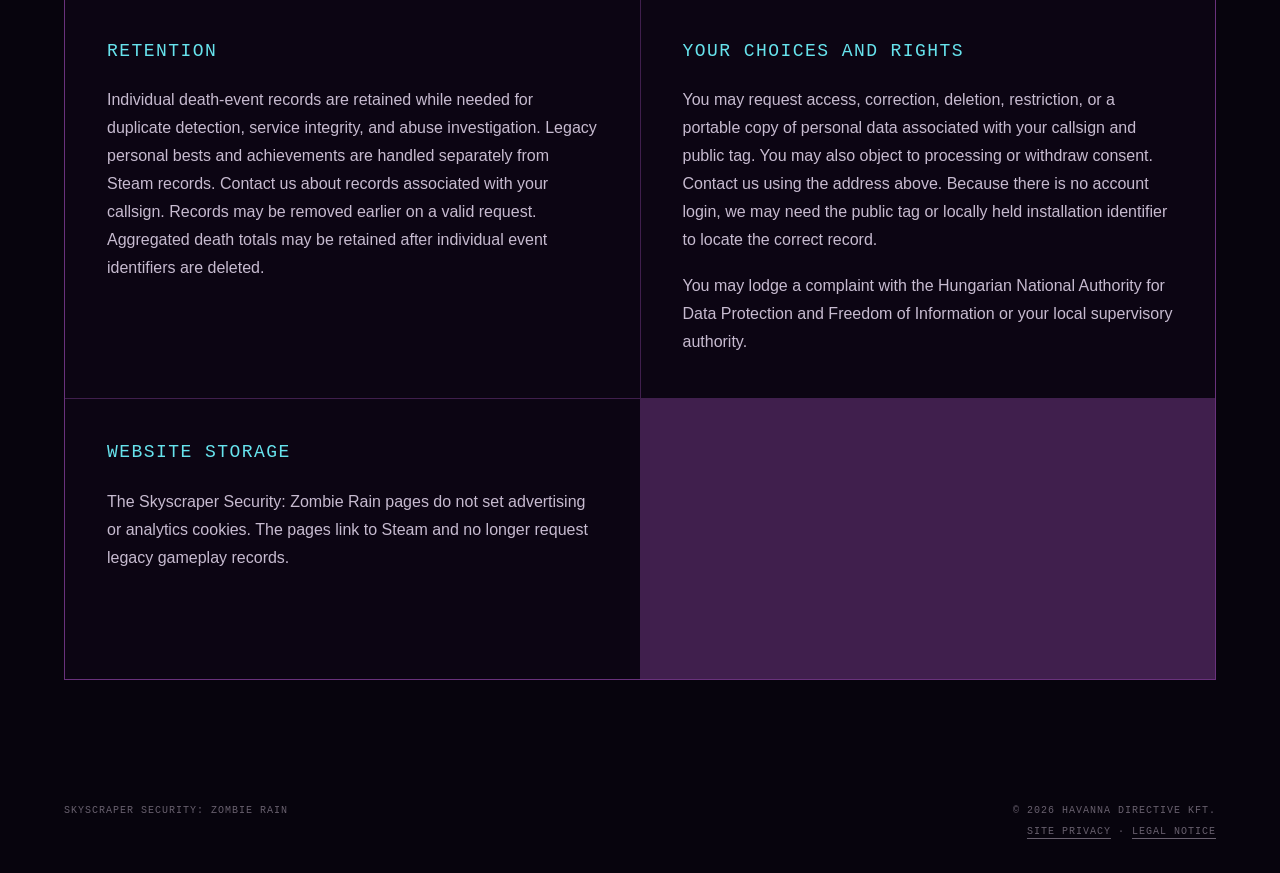
<file: sszr/privacy/index.html>
<!doctype html>
<html lang="en">
<head>
  <meta charset="utf-8">
  <meta name="viewport" content="width=device-width, initial-scale=1">
  <meta name="description" content="Privacy information for Skyscraper Security: Zombie Rain, including Steam features and older builds.">
  <meta name="theme-color" content="#07040d">
  <title>Privacy - Skyscraper Security: Zombie Rain</title>
  <link rel="icon" href="../../assets/crow-favicon.png" type="image/png">
  <link rel="stylesheet" href="../styles.css?v=20261121-1">
</head>
<body>
  <div class="noise" aria-hidden="true"></div>
  <header>
    <a class="brand" href="../../" aria-label="Back to Havanna Directive">
      <img src="../../assets/crow-favicon.png" alt="">
      <span>HAVANNA<br>DIRECTIVE</span>
    </a>
    <a class="back-link" href="../">Back to game <span>&#8598;</span></a>
  </header>

  <main class="policy-page">
    <section class="policy-hero" aria-labelledby="policy-title">
      <p class="eyebrow">Skyscraper Security: Zombie Rain</p>
      <h1 id="policy-title">Game data<br><em>&amp; privacy.</em></h1>
      <p class="intro">The game saves settings, progression, and earned achievements locally. Steam provides online co-op, achievement synchronization, and optional solo score uploads in the full game.</p>
    </section>

    <section class="policy-grid" aria-label="Privacy policy details">
      <article>
        <h2>Controller</h2>
        <p>Havanna Directive Kft. (registered office: 1181 Budapest, Havanna utca 14. 7th floor 21., Hungary) controls the gameplay records described here. Questions and privacy requests can be sent to <a href="mailto:info@havannadirective.com">info@havannadirective.com</a>.</p>
      </article>

      <article>
        <h2>Steam features</h2>
        <p>Valve processes Steam account and connection information for co-op, and syncs earned achievements to the signed-in Steam account. Co-op shows your Steam display name to other players. Public lobbies can be listed in the in-game browser.</p>
        <p>In the full game, enabling Ranked Scores sends eligible solo results to Steam. Leaderboard entries display your Steam name, score, wave or floor, and Infiltrate completion time. Turning the setting off clears unsent results. Steam retains previously posted results. See <a href="https://store.steampowered.com/privacy_agreement/">Valve's privacy policy</a> for Steam's handling of account data.</p>
      </article>

      <article>
        <h2>Earlier builds</h2>
        <p>Older releases may still attempt to send records when their Online Records setting is enabled. Death reports contain a random event ID, difficulty, build version, and UTC event time. Scores include the selected public callsign, random installation ID, difficulty, run statistics, outcome, and completion time. Achievement reports include the installation ID, achievement ID, build version, and unlock time.</p>
        <p>Older builds used this data with player consent to publish worldwide totals, personal bests, and achievements. Turning off Online Records in those builds stops game uploads and clears their pending reports. Published legacy records are no longer displayed on this site.</p>
      </article>

      <article>
        <h2>Service providers</h2>
        <p>Cloudflare provides the legacy API, database, network delivery, rate limiting, and abuse protection. Cloudflare necessarily processes connection information such as an IP address while serving a request. Havanna Directive does not write IP addresses to the gameplay database.</p>
        <p>GitHub Pages hosts this public website and may process ordinary web-server connection data when the page is requested.</p>
        <p>Google Fonts serves the typefaces used by the game page and receives ordinary connection data when those font files are requested.</p>
      </article>

      <article>
        <h2>Retention</h2>
        <p>Individual death-event records are retained while needed for duplicate detection, service integrity, and abuse investigation. Legacy personal bests and achievements are handled separately from Steam records. Contact us about records associated with your callsign. Records may be removed earlier on a valid request. Aggregated death totals may be retained after individual event identifiers are deleted.</p>
      </article>

      <article>
        <h2>Your choices and rights</h2>
        <p>You may request access, correction, deletion, restriction, or a portable copy of personal data associated with your callsign and public tag. You may also object to processing or withdraw consent. Contact us using the address above. Because there is no account login, we may need the public tag or locally held installation identifier to locate the correct record.</p>
        <p>You may lodge a complaint with the Hungarian National Authority for Data Protection and Freedom of Information or your local supervisory authority.</p>
      </article>

      <article>
        <h2>Website storage</h2>
        <p>The Skyscraper Security: Zombie Rain pages do not set advertising or analytics cookies. The pages link to Steam and no longer request legacy gameplay records.</p>
      </article>
    </section>
  </main>

  <footer>
    <p>Skyscraper Security: Zombie Rain</p>
    <div class="footer-meta">
      <p>&copy; 2026 Havanna Directive Kft.</p>
      <p><a href="../../privacy/">Site privacy</a> · <a href="../../legal/">Legal notice</a></p>
    </div>
  </footer>
</body>
</html>
</file>
<file: styles.css>
:root {
  --ink: #0a0d12;
  --paper: #e8e4da;
  --snow: #f4f1e9;
  --ice: #a7d5df;
  --signal: #e54b2f;
  --line: rgba(232, 228, 218, .22);
  --header-offset: 75px;
}

* { box-sizing: border-box; }
html { scroll-behavior: smooth; }
body {
  margin: 0;
  color: var(--paper);
  background: var(--ink);
  font-family: "Manrope", sans-serif;
  -webkit-font-smoothing: antialiased;
}
a { color: inherit; text-decoration: none; }
img { display: block; width: 100%; }
.noise {
  position: fixed;
  inset: 0;
  z-index: 20;
  opacity: .035;
  pointer-events: none;
  background-image: url("data:image/svg+xml,%3Csvg viewBox='0 0 140 140' xmlns='http://www.w3.org/2000/svg'%3E%3Cfilter id='n'%3E%3CfeTurbulence type='fractalNoise' baseFrequency='.9' numOctaves='4' stitchTiles='stitch'/%3E%3C/filter%3E%3Crect width='100%25' height='100%25' filter='url(%23n)' opacity='.8'/%3E%3C/svg%3E");
}

.site-header {
  position: fixed;
  inset: 0 0 auto;
  z-index: 30;
  display: flex;
  align-items: center;
  justify-content: space-between;
  padding: 28px 4vw;
  background: transparent;
  border-bottom: 1px solid transparent;
  transition: padding .25s ease, background .25s ease, border-color .25s ease;
}
.site-header.scrolled, .site-header.menu-open { background: rgba(9,12,18,.9); border-bottom-color: var(--line); backdrop-filter: blur(16px); }
.site-header.scrolled { padding: 16px 4vw; }
.brand {
  display: inline-flex;
  align-items: center;
  gap: 12px;
  font: 500 11px/1.05 "DM Mono", monospace;
  letter-spacing: .18em;
}
.brand-crow {
  width: 42px;
  height: 42px;
  object-fit: cover;
  border-radius: 50%;
}
nav { display: flex; align-items: center; gap: 32px; font: 500 11px "DM Mono", monospace; letter-spacing: .11em; text-transform: uppercase; }
nav > a, .games-menu summary { opacity: .72; transition: opacity .2s; }
nav > a:hover, nav > a:focus-visible, .games-menu summary:hover, .games-menu summary:focus-visible { opacity: 1; }
.games-menu { position: relative; }
.games-menu summary { display: flex; align-items: center; gap: 8px; list-style: none; cursor: pointer; }
.games-menu summary::-webkit-details-marker { display: none; }
.games-menu summary::after { content: "+"; color: var(--ice); font-size: 14px; transition: transform .2s; }
.games-menu[open] summary::after { transform: rotate(45deg); }
.games-menu-panel {
  position: absolute;
  top: calc(100% + 16px);
  left: -18px;
  display: grid;
  min-width: 340px;
  padding: 8px;
  background: rgba(9,12,18,.97);
  border: 1px solid var(--line);
  box-shadow: 0 18px 45px rgba(0,0,0,.28);
}
.games-menu-panel a { display: block; padding: 12px 10px; opacity: .74; white-space: nowrap; transition: color .2s, opacity .2s, background .2s; }
.games-menu-panel a:hover, .games-menu-panel a:focus-visible { color: white; background: rgba(255,255,255,.06); opacity: 1; }
.games-menu summary:focus-visible, .games-menu-panel a:focus-visible { outline: 1px solid var(--ice); outline-offset: 3px; }
.menu-toggle { display: none; }
section[id] { scroll-margin-top: var(--header-offset); }

.hero { position: relative; min-height: 100svh; overflow: hidden; }
.hero-media, .hero-shade { position: absolute; inset: 0; }
.hero-media img { height: 100%; object-fit: cover; filter: saturate(.7) contrast(1.08); transform: scale(1.02); }
.hero-shade {
  background:
    linear-gradient(90deg, rgba(7,10,15,.96) 0%, rgba(7,10,15,.68) 48%, rgba(7,10,15,.16) 100%),
    linear-gradient(0deg, rgba(7,10,15,.75) 0%, transparent 38%);
}
.hero-content { position: relative; z-index: 2; padding: 29vh 5vw 10vh; max-width: 920px; }
.eyebrow, .section-label {
  margin: 0 0 34px;
  color: var(--ice);
  font: 500 11px "DM Mono", monospace;
  letter-spacing: .16em;
  text-transform: uppercase;
}
h1, h2 { margin: 0; font-weight: 500; letter-spacing: -.065em; line-height: .86; }
h1 { font-size: clamp(66px, 10.5vw, 172px); }
h1 em, h2 em { color: var(--ice); font-family: Georgia, serif; font-weight: 400; }
.hero-copy { max-width: 520px; margin: 38px 0 32px; color: rgba(244,241,233,.74); font-size: clamp(16px, 1.5vw, 21px); line-height: 1.55; }
.text-link {
  display: inline-flex;
  align-items: center;
  gap: 42px;
  border-bottom: 1px solid currentColor;
  padding: 0 0 8px;
  font: 500 12px "DM Mono", monospace;
  letter-spacing: .11em;
  text-transform: uppercase;
}
.text-link span { font-size: 18px; transition: transform .2s; }
.text-link:hover span { transform: translate(3px, 3px); }
.hero-index {
  position: absolute;
  right: 4vw;
  bottom: 32px;
  z-index: 2;
  display: flex;
  gap: 22px;
  color: rgba(255,255,255,.5);
  font: 10px "DM Mono", monospace;
}

.manifesto { padding: 145px 5vw 170px; }
.manifesto-copy { font-size: clamp(36px, 6vw, 94px); font-weight: 500; letter-spacing: -.055em; line-height: 1.02; }
.manifesto-copy span { display: block; }
.manifesto-copy .muted { color: #555960; }

.game-section { padding: 120px 5vw; background: var(--snow); color: var(--ink); }
.game-section .section-label, .studio-section .section-label { color: #6f7377; }
.game-heading { display: grid; grid-template-columns: 1.15fr .85fr; gap: 8vw; align-items: end; margin-bottom: 75px; }
h2 { font-size: clamp(62px, 9vw, 142px); }
.game-heading h2 { line-height: 1; }
.game-heading h2 em, .studio-section h2 em { color: var(--signal); }
.game-summary { padding-bottom: 10px; }
.game-summary > p { max-width: 540px; margin: 0 0 30px; font-size: 18px; line-height: 1.65; color: #4e5154; }
.game-actions { display: flex; flex-wrap: wrap; gap: 12px; }
.button { padding: 15px 20px; border: 1px solid #bbb9b1; font: 500 11px "DM Mono", monospace; letter-spacing: .08em; text-transform: uppercase; transition: .2s; }
.button-primary { background: var(--ink); color: white; border-color: var(--ink); }
.button-primary:hover { background: var(--signal); border-color: var(--signal); }
.button-quiet:hover { background: #ddd9cf; }
.game-feature { position: relative; }
.game-feature img { aspect-ratio: 3840 / 1240; min-height: 320px; object-fit: cover; object-position: center; }
.feature-label {
  display: flex;
  justify-content: space-between;
  gap: 20px;
  padding: 15px 0;
  border-bottom: 1px solid #b7b4ac;
  color: #606266;
  font: 10px "DM Mono", monospace;
  letter-spacing: .1em;
  text-transform: uppercase;
}
.game-grid { display: grid; grid-template-columns: repeat(2, 1fr); margin-top: 110px; }
.game-card { min-height: 390px; padding: 42px; border: 1px solid #c6c2b8; margin: -1px 0 0 -1px; display: flex; flex-direction: column; justify-content: flex-end; }
.game-card h3 { margin: 0 0 18px; font-size: clamp(30px, 4vw, 60px); font-weight: 500; letter-spacing: -.045em; }
.game-card p { max-width: 480px; margin: 0; color: #606266; line-height: 1.6; }
.card-index { margin-bottom: auto; font: 11px "DM Mono", monospace; color: var(--signal); }
.image-card { padding: 0; overflow: hidden; }
.image-card .screenshot-link { height: 100%; }
.image-card img { height: 100%; object-fit: cover; transition: transform .7s ease; }
.image-card:hover img { transform: scale(1.025); }
.mbw-gallery { display: grid; grid-template-columns: repeat(2, 1fr); gap: 22px; margin-top: 22px; }
.mbw-gallery figure { margin: 0; }
.mbw-gallery img { width: 100%; aspect-ratio: 16 / 9; object-fit: cover; border: 1px solid #c6c2b8; }
.mbw-gallery figcaption { padding-top: 12px; color: #74767a; font: 10px "DM Mono", monospace; letter-spacing: .08em; text-transform: uppercase; }

.zombie-section {
  padding: 130px 5vw;
  color: #f2e8f8;
  background: radial-gradient(circle at 82% 15%, rgba(169, 65, 227, .2), transparent 30%), linear-gradient(145deg, #13081d, #07040d 70%);
}
.zombie-section .section-label { color: #65e4ef; }
.zombie-heading { display: grid; grid-template-columns: 1.15fr .85fr; gap: 8vw; align-items: end; margin-bottom: 75px; }
.zombie-heading h2 { font-size: clamp(50px, 6.6vw, 106px); line-height: .9; }
.zombie-heading h2 em { color: #d264f4; }
.zombie-summary { padding-bottom: 10px; }
.zombie-summary p { max-width: 560px; margin: 0 0 20px; color: #bcb0c6; font-size: 17px; line-height: 1.65; }
.zombie-summary .zombie-tagline { color: #67e3ed; font-size: 20px; font-weight: 600; }
.status-badge { display: inline-block; margin-top: 10px; padding: 9px 12px; border: 1px solid #9f42d2; color: #e488fa; font: 500 10px "DM Mono", monospace; letter-spacing: .13em; text-transform: uppercase; }
.zombie-counter-link { display: flex; width: fit-content; gap: 28px; margin-top: 24px; padding-bottom: 7px; border-bottom: 1px solid rgba(103, 227, 237, .45); color: #67e3ed; font: 500 11px "DM Mono", monospace; letter-spacing: .1em; text-transform: uppercase; }
.zombie-counter-link span { transition: transform .2s; }
.zombie-counter-link:hover span { transform: translate(3px, -3px); }
.zombie-feature { position: relative; overflow: hidden; border: 1px solid rgba(199, 93, 246, .45); }
.zombie-feature > .screenshot-link img { aspect-ratio: 16 / 9; object-fit: contain; }
.zombie-feature-copy { position: absolute; left: 25px; right: 25px; bottom: 25px; display: flex; justify-content: space-between; align-items: end; gap: 35px; padding: 24px; border: 1px solid rgba(184, 76, 232, .6); background: rgba(12, 5, 20, .82); backdrop-filter: blur(10px); }
.zombie-feature-copy span { flex: 0 0 auto; color: #ed83f6; font: 500 11px "DM Mono", monospace; letter-spacing: .13em; text-transform: uppercase; }
.zombie-feature-copy p { max-width: 720px; margin: 0; color: #ded2e7; line-height: 1.55; }
.zombie-gallery { display: grid; grid-template-columns: repeat(2, 1fr); gap: 22px; margin-top: 22px; }
.zombie-gallery figure { margin: 0; }
.zombie-gallery img { width: 100%; height: auto; aspect-ratio: 16 / 9; object-fit: contain; border: 1px solid rgba(199, 93, 246, .3); }
.zombie-gallery figcaption { padding-top: 12px; color: #887b91; font: 10px "DM Mono", monospace; letter-spacing: .08em; text-transform: uppercase; }
.screenshot-link { display: block; background: #08040d; cursor: zoom-in; overflow: hidden; }
.screenshot-link img { transition: filter .2s ease, transform .3s ease; }
.screenshot-link:hover img { filter: brightness(1.08); transform: scale(1.006); }
.lightbox { width: min(96vw, 1800px); max-width: none; padding: 0; border: 1px solid rgba(199, 93, 246, .7); background: #050308; box-shadow: 0 0 80px rgba(173, 58, 229, .25); }
.lightbox::backdrop { background: rgba(2, 2, 5, .92); backdrop-filter: blur(8px); }
.lightbox img { width: 100%; max-height: 92vh; object-fit: contain; }
.lightbox-close { position: absolute; top: 14px; right: 14px; z-index: 2; padding: 10px 13px; border: 1px solid rgba(255,255,255,.35); color: white; background: rgba(5,3,8,.86); font: 500 10px "DM Mono", monospace; letter-spacing: .1em; text-transform: uppercase; cursor: pointer; }
.press-section {
  padding: 130px 5vw;
  border-top: 1px solid var(--line);
  background:
    linear-gradient(118deg, rgba(103,227,237,.09), transparent 38%),
    #0d1217;
}
.press-section .section-label { color: var(--ice); }
.press-layout { display: grid; grid-template-columns: .8fr 1.2fr; gap: 8vw; align-items: end; }
.press-section h2 em { color: var(--ice); }
.press-kicker { margin: 0 0 22px; color: #6f7d82; font: 500 10px "DM Mono", monospace; letter-spacing: .14em; text-transform: uppercase; }
.press-card { padding: 30px 0 34px; border-top: 1px solid rgba(167,213,223,.42); border-bottom: 1px solid rgba(167,213,223,.18); }
.press-source { display: flex; justify-content: space-between; gap: 24px; color: var(--ice); font: 500 10px "DM Mono", monospace; letter-spacing: .13em; text-transform: uppercase; }
.press-card h3 { max-width: 780px; margin: 48px 0 22px; font-size: clamp(30px, 4vw, 58px); font-weight: 500; letter-spacing: -.045em; line-height: 1.03; }
.press-card p { max-width: 720px; margin: 0 0 38px; color: #9ca6aa; font-size: 17px; line-height: 1.65; }
.press-link { display: inline-flex; align-items: center; gap: 34px; padding-bottom: 8px; border-bottom: 1px solid rgba(167,213,223,.55); color: var(--ice); font: 500 11px "DM Mono", monospace; letter-spacing: .11em; text-transform: uppercase; }
.press-link span { font-size: 17px; transition: transform .2s; }
.press-link:hover span { transform: translate(3px, -3px); }
.studio-section { background: #b9c3bd; color: var(--ink); padding: 130px 5vw; }
.studio-layout { display: grid; grid-template-columns: 1.15fr .85fr; gap: 8vw; align-items: end; }
.studio-copy { max-width: 580px; padding-bottom: 12px; }
.studio-copy p { margin: 0 0 22px; font-size: 18px; line-height: 1.7; color: #323a37; }
.text-link.dark { margin-top: 20px; }
.timeline { display: grid; grid-template-columns: repeat(3, 1fr); margin-top: 130px; border-top: 1px solid rgba(10,13,18,.35); }
.timeline-two { grid-template-columns: repeat(2, 1fr); }
.timeline-item { min-height: 250px; padding: 28px 30px 10px 0; border-right: 1px solid rgba(10,13,18,.35); }
.timeline-item + .timeline-item { padding-left: 30px; }
.timeline-item:last-child { border: 0; }
.timeline-item span { color: #65716c; font: 10px "DM Mono", monospace; letter-spacing: .13em; text-transform: uppercase; }
.timeline-item strong { display: block; margin: 55px 0 14px; font-size: 25px; font-weight: 500; letter-spacing: -.03em; }
.timeline-item p { color: #46504c; line-height: 1.55; }

.contact-section { padding: 130px 5vw 100px; }
.contact-section h2 { max-width: 1100px; }
.contact-section h2 em { color: var(--signal); }
.contact-row { display: flex; justify-content: space-between; align-items: end; gap: 40px; margin-top: 110px; padding-top: 25px; border-top: 1px solid var(--line); }
.contact-row p { margin: 0; color: #7e8389; font-size: 14px; line-height: 1.6; }
.contact-links { display: flex; flex-direction: column; align-items: end; gap: 20px; }
.contact-link { font-size: clamp(18px, 2.5vw, 40px); letter-spacing: -.035em; border-bottom: 1px solid #555; padding-bottom: 8px; }
.social-link { color: var(--ice); font: 500 11px "DM Mono", monospace; letter-spacing: .11em; text-transform: uppercase; border-bottom: 1px solid rgba(167,213,223,.45); padding-bottom: 7px; }
.social-link span { margin-left: 20px; }

footer { display: flex; align-items: end; justify-content: space-between; gap: 30px; padding: 80px 5vw 35px; color: #686d73; font: 10px "DM Mono", monospace; text-transform: uppercase; letter-spacing: .1em; }
.footer-brand { color: var(--paper); }
footer p { margin: 0; }
.footer-meta { display: flex; flex-direction: column; align-items: end; gap: 10px; text-align: right; }
.footer-links { display: flex; flex-wrap: wrap; justify-content: flex-end; gap: 8px; }
footer a:not(.brand) { text-decoration: underline; text-underline-offset: 4px; }
footer a:not(.brand):hover, footer a:not(.brand):focus-visible { color: var(--ice); }

.document-header {
  position: sticky;
  top: 0;
  z-index: 30;
  display: flex;
  align-items: center;
  justify-content: space-between;
  gap: 24px;
  padding: 18px 4vw;
  background: rgba(9,12,18,.94);
  border-bottom: 1px solid var(--line);
  backdrop-filter: blur(16px);
}
.document-tools { display: flex; align-items: center; gap: 22px; color: rgba(244,241,233,.72); font: 500 10px "DM Mono", monospace; letter-spacing: .11em; text-transform: uppercase; }
.document-tools > span { color: white; }
.document-tools a { padding-bottom: 5px; border-bottom: 1px solid transparent; }
.document-tools a:hover, .document-tools a:focus-visible { color: white; border-bottom-color: var(--ice); }
.document-main { padding-bottom: 90px; }
.document-hero { padding: 120px 5vw 90px; }
.document-hero h1 { max-width: 1100px; font-size: clamp(58px, 9vw, 138px); }
.document-hero h1 em { color: var(--ice); }
.document-intro { max-width: 720px; margin: 38px 0 0; color: rgba(244,241,233,.72); font-size: clamp(16px, 1.5vw, 20px); line-height: 1.65; }
.document-language { padding: 100px 5vw 25px; border-top: 1px solid var(--line); scroll-margin-top: 78px; }
.document-language-heading { display: grid; grid-template-columns: .75fr 1.25fr; gap: 8vw; align-items: end; margin-bottom: 55px; }
.document-language-heading h2 { font-size: clamp(48px, 7vw, 104px); }
.document-language-heading p { max-width: 620px; margin: 0 0 8px; color: #8e949c; font-size: 16px; line-height: 1.7; }
.document-grid { display: grid; grid-template-columns: repeat(2, minmax(0, 1fr)); gap: 1px; background: var(--line); border: 1px solid var(--line); }
.document-card { min-height: 250px; padding: 38px; background: #0d1117; }
.document-card.wide { grid-column: 1 / -1; }
.document-card h3 { margin: 0 0 23px; color: var(--ice); font: 500 16px/1.3 "DM Mono", monospace; letter-spacing: .08em; text-transform: uppercase; }
.document-card p, .document-card li, .document-card dd { color: #b8bdc4; font-size: 15px; line-height: 1.75; }
.document-card p { margin: 0 0 16px; }
.document-card p:last-child { margin-bottom: 0; }
.document-card a { color: var(--ice); text-decoration: underline; text-underline-offset: 4px; overflow-wrap: anywhere; }
.document-card dl { display: grid; grid-template-columns: minmax(155px, .45fr) 1fr; gap: 13px 24px; margin: 0; }
.document-card dt { color: #777f88; font: 500 10px/1.6 "DM Mono", monospace; letter-spacing: .08em; text-transform: uppercase; }
.document-card dd { margin: 0; }
.document-card ul { margin: 0; padding-left: 20px; }
.document-note { margin-top: 22px; color: #777f88; font-size: 13px; line-height: 1.65; }

.reveal { opacity: 0; transform: translateY(24px); transition: opacity .8s ease, transform .8s ease; }
.reveal.visible { opacity: 1; transform: none; }

@media (max-width: 800px) {
  :root { --header-offset: 71px; }

  .site-header { padding: 22px; }
  .site-header.scrolled { padding: 14px 22px; }
  .menu-toggle { display: block; color: white; border: 1px solid rgba(255,255,255,.4); background: transparent; padding: 9px 12px; font: 10px "DM Mono", monospace; text-transform: uppercase; }
  nav { position: absolute; top: 100%; left: 20px; right: 20px; display: none; align-items: stretch; flex-direction: column; gap: 20px; padding: 25px; background: rgba(9,12,18,.96); border: 1px solid var(--line); }
  nav.open { display: flex; }
  nav > a, .games-menu summary { width: fit-content; }
  .games-menu-panel { position: static; min-width: 0; margin-top: 14px; padding: 4px 0 0 14px; background: transparent; border: 0; border-left: 1px solid var(--line); box-shadow: none; }
  .games-menu-panel a { padding: 10px 8px; white-space: normal; }
  .hero-content { padding: 27vh 22px 100px; }
  .hero-copy { max-width: 420px; }
  .hero-index { display: none; }
  .manifesto, .game-section, .zombie-section, .press-section, .studio-section, .contact-section { padding-left: 22px; padding-right: 22px; }
  .manifesto { padding-top: 100px; padding-bottom: 110px; }
  .game-heading, .zombie-heading, .press-layout, .studio-layout { grid-template-columns: 1fr; gap: 50px; }
  .zombie-heading h2 { font-size: 54px; }
  .game-feature img { aspect-ratio: 16 / 9; min-height: 0; }
  .game-grid { grid-template-columns: 1fr; margin-top: 70px; }
  .game-card { min-height: 330px; padding: 28px; }
  .image-card { min-height: 260px; }
  .mbw-gallery { grid-template-columns: 1fr; }
  .zombie-feature-copy { position: static; display: block; border-width: 1px 0 0; }
  .zombie-feature-copy span { display: block; margin-bottom: 14px; }
  .zombie-gallery { grid-template-columns: 1fr; }
  .zombie-gallery img { aspect-ratio: 16 / 9; }
  .timeline { grid-template-columns: 1fr; margin-top: 80px; }
  .timeline-item { min-height: auto; padding: 30px 0 40px; border-right: 0; border-bottom: 1px solid rgba(10,13,18,.35); }
  .timeline-item + .timeline-item { padding-left: 0; }
  .timeline-item:last-child { border-bottom: 0; }
  .timeline-item strong { margin-top: 25px; }
  .contact-row { flex-direction: column; align-items: start; margin-top: 70px; }
  .contact-links { align-items: start; width: 100%; }
  .contact-link { overflow-wrap: anywhere; }
  footer { flex-direction: column; align-items: start; padding-left: 22px; padding-right: 22px; }
  .footer-meta { align-items: start; text-align: left; }
  .footer-links { justify-content: flex-start; }
  .document-header { padding: 14px 22px; }
  .document-tools { gap: 12px; }
  .document-tools .document-home-label { display: none; }
  .document-hero { padding: 85px 22px 70px; }
  .document-language { padding: 75px 22px 20px; }
  .document-language-heading { grid-template-columns: 1fr; gap: 28px; margin-bottom: 40px; }
  .document-grid { grid-template-columns: 1fr; }
  .document-card { min-height: 0; padding: 28px 24px; }
  .document-card.wide { grid-column: auto; }
  .document-card dl { grid-template-columns: 1fr; gap: 5px; }
  .document-card dd + dt { margin-top: 10px; }
}

@media (prefers-reduced-motion: reduce) {
  html { scroll-behavior: auto; }
  .reveal { opacity: 1; transform: none; transition: none; }
}
</file>
<file: sszr/styles.css>
:root {
  --ink: #07040d;
  --panel: #100719;
  --paper: #f2e8f8;
  --muted: #9b8da5;
  --violet: #d264f4;
  --cyan: #67e3ed;
  --line: rgba(210, 100, 244, .28);
}

* { box-sizing: border-box; }
html { background: var(--ink); }
body { margin: 0; color: var(--paper); background: radial-gradient(circle at 80% 8%, rgba(169, 65, 227, .2), transparent 28%), var(--ink); font-family: "Manrope", sans-serif; -webkit-font-smoothing: antialiased; }
a { color: inherit; text-decoration: none; }
.noise { position: fixed; inset: 0; z-index: 10; opacity: .035; pointer-events: none; background-image: url("data:image/svg+xml,%3Csvg viewBox='0 0 140 140' xmlns='http://www.w3.org/2000/svg'%3E%3Cfilter id='n'%3E%3CfeTurbulence type='fractalNoise' baseFrequency='.9' numOctaves='4' stitchTiles='stitch'/%3E%3C/filter%3E%3Crect width='100%25' height='100%25' filter='url(%23n)' opacity='.8'/%3E%3C/svg%3E"); }
header { position: sticky; top: 0; z-index: 20; display: flex; align-items: center; justify-content: space-between; padding: 28px 5vw; background: rgba(7,4,13,.9); border-bottom: 1px solid var(--line); backdrop-filter: blur(16px); }
.brand { display: inline-flex; align-items: center; gap: 12px; font: 500 11px/1.05 "DM Mono", monospace; letter-spacing: .18em; }
.brand img { width: 42px; height: 42px; object-fit: cover; border-radius: 50%; }
.back-link { display: flex; gap: 22px; color: var(--cyan); font: 500 10px "DM Mono", monospace; letter-spacing: .12em; text-transform: uppercase; }
.eyebrow, .section-label { margin: 0 0 34px; color: var(--cyan); font: 500 11px "DM Mono", monospace; letter-spacing: .16em; text-transform: uppercase; }
h1, h2 { margin: 0; font-weight: 500; letter-spacing: -.06em; line-height: .88; }
h1 { max-width: 1200px; font-size: clamp(64px, 10.5vw, 165px); }
h1 em { color: var(--violet); font-family: Georgia, serif; font-weight: 400; }
.intro { max-width: 630px; margin: 38px 0 70px; color: #bcb0c6; font-size: clamp(16px, 1.5vw, 21px); line-height: 1.65; }
footer { display: flex; justify-content: space-between; gap: 30px; padding: 55px 5vw 35px; color: #68606e; font: 10px "DM Mono", monospace; letter-spacing: .1em; text-transform: uppercase; }
footer p { margin: 0; }
footer a { color: inherit; text-decoration: underline; text-underline-offset: 4px; }
footer a:hover, footer a:focus-visible { color: var(--cyan); }
.footer-meta { display: flex; flex-direction: column; align-items: end; gap: 10px; text-align: right; }

.policy-page { padding-bottom: 70px; }
.policy-hero { padding: 110px 5vw 75px; border-bottom: 1px solid var(--line); }
.policy-hero h1 { font-size: clamp(58px, 9vw, 138px); }
.policy-hero h1 em { color: var(--violet); font-family: Georgia, serif; font-weight: 400; }
.policy-grid { display: grid; grid-template-columns: repeat(2, minmax(0, 1fr)); gap: 1px; margin: 0 5vw; background: var(--line); border: 1px solid var(--line); }
.policy-grid article { min-height: 280px; padding: 42px; background: rgba(9, 4, 15, .94); }
.policy-grid h2 { margin-bottom: 24px; color: var(--cyan); font: 500 18px "DM Mono", monospace; letter-spacing: .08em; line-height: 1.25; text-transform: uppercase; }
.policy-grid p { margin: 0 0 18px; color: #c7bbd0; font-size: 16px; line-height: 1.75; }
.policy-grid p:last-child { margin-bottom: 0; }
.policy-grid a { color: var(--violet); text-decoration: underline; text-underline-offset: 4px; }


.steam-links { display: flex; gap: 12px; flex-wrap: wrap; }
.steam-links a { padding: 12px 18px; border: 1px solid var(--line); color: var(--cyan); font-size: 14px; }
.steam-links a:hover, .steam-links a:focus-visible { border-color: var(--cyan); }

@media (max-width: 760px) {
  header { padding: 22px; }
  footer { flex-direction: column; padding-left: 22px; padding-right: 22px; }
  .footer-meta { align-items: start; text-align: left; }
  .policy-hero { padding: 85px 22px 60px; }
  .policy-hero h1 { font-size: clamp(42px, 10vw, 78px); }
  .policy-grid { grid-template-columns: 1fr; margin: 0 22px; }
  .policy-grid article { min-height: 0; padding: 30px 24px; }
}
</file>
